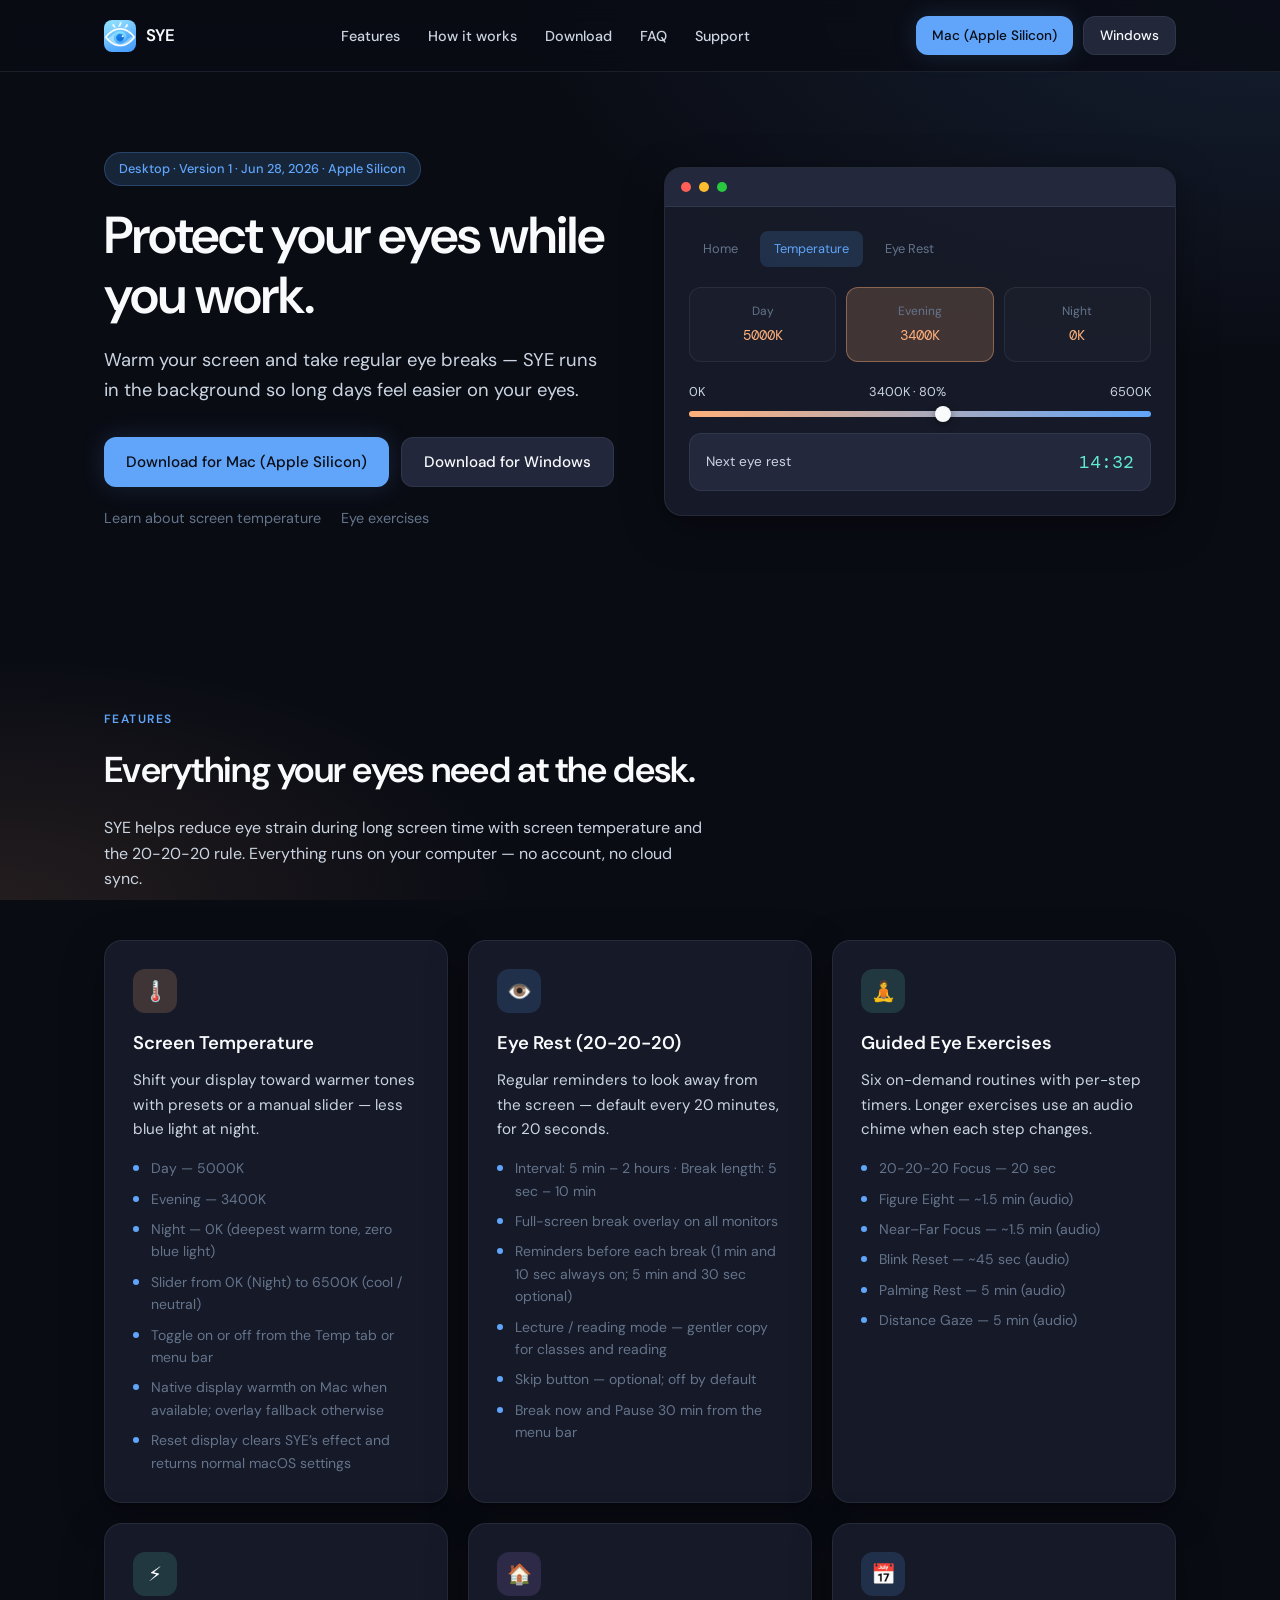
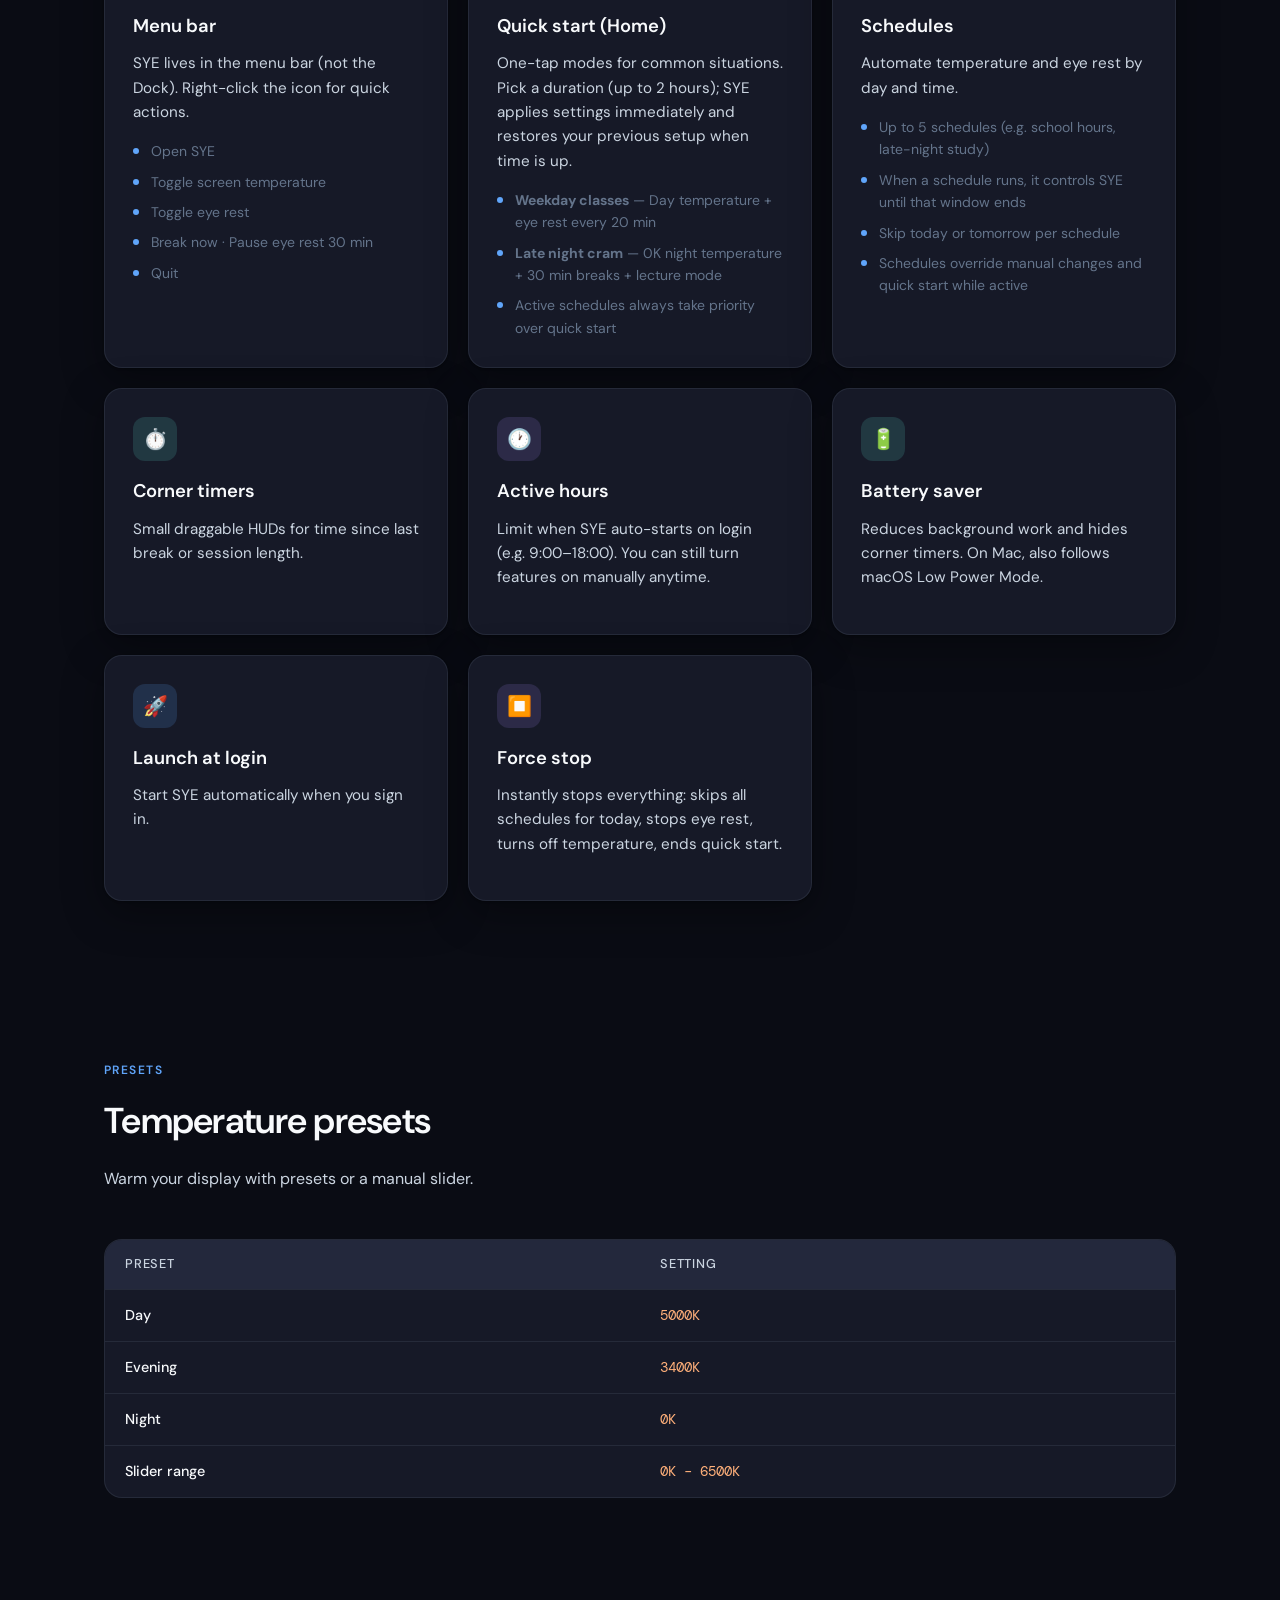
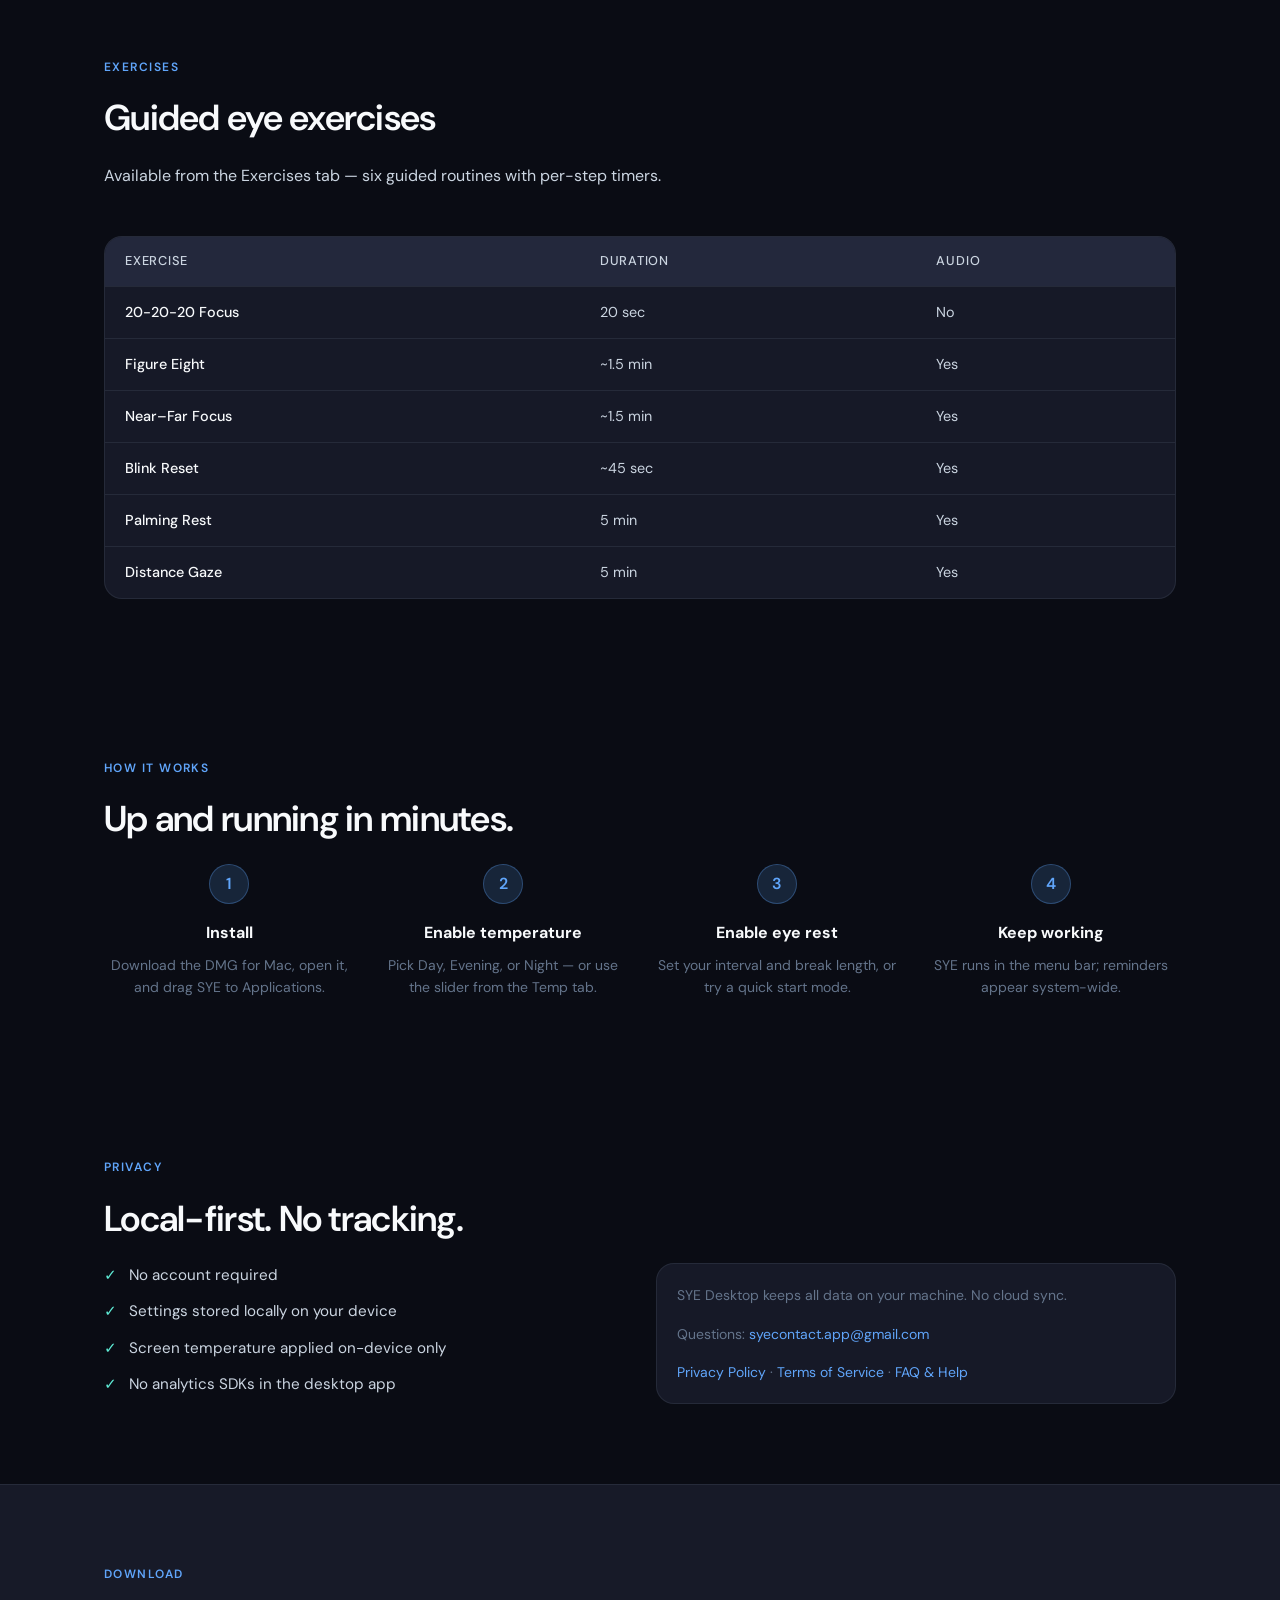
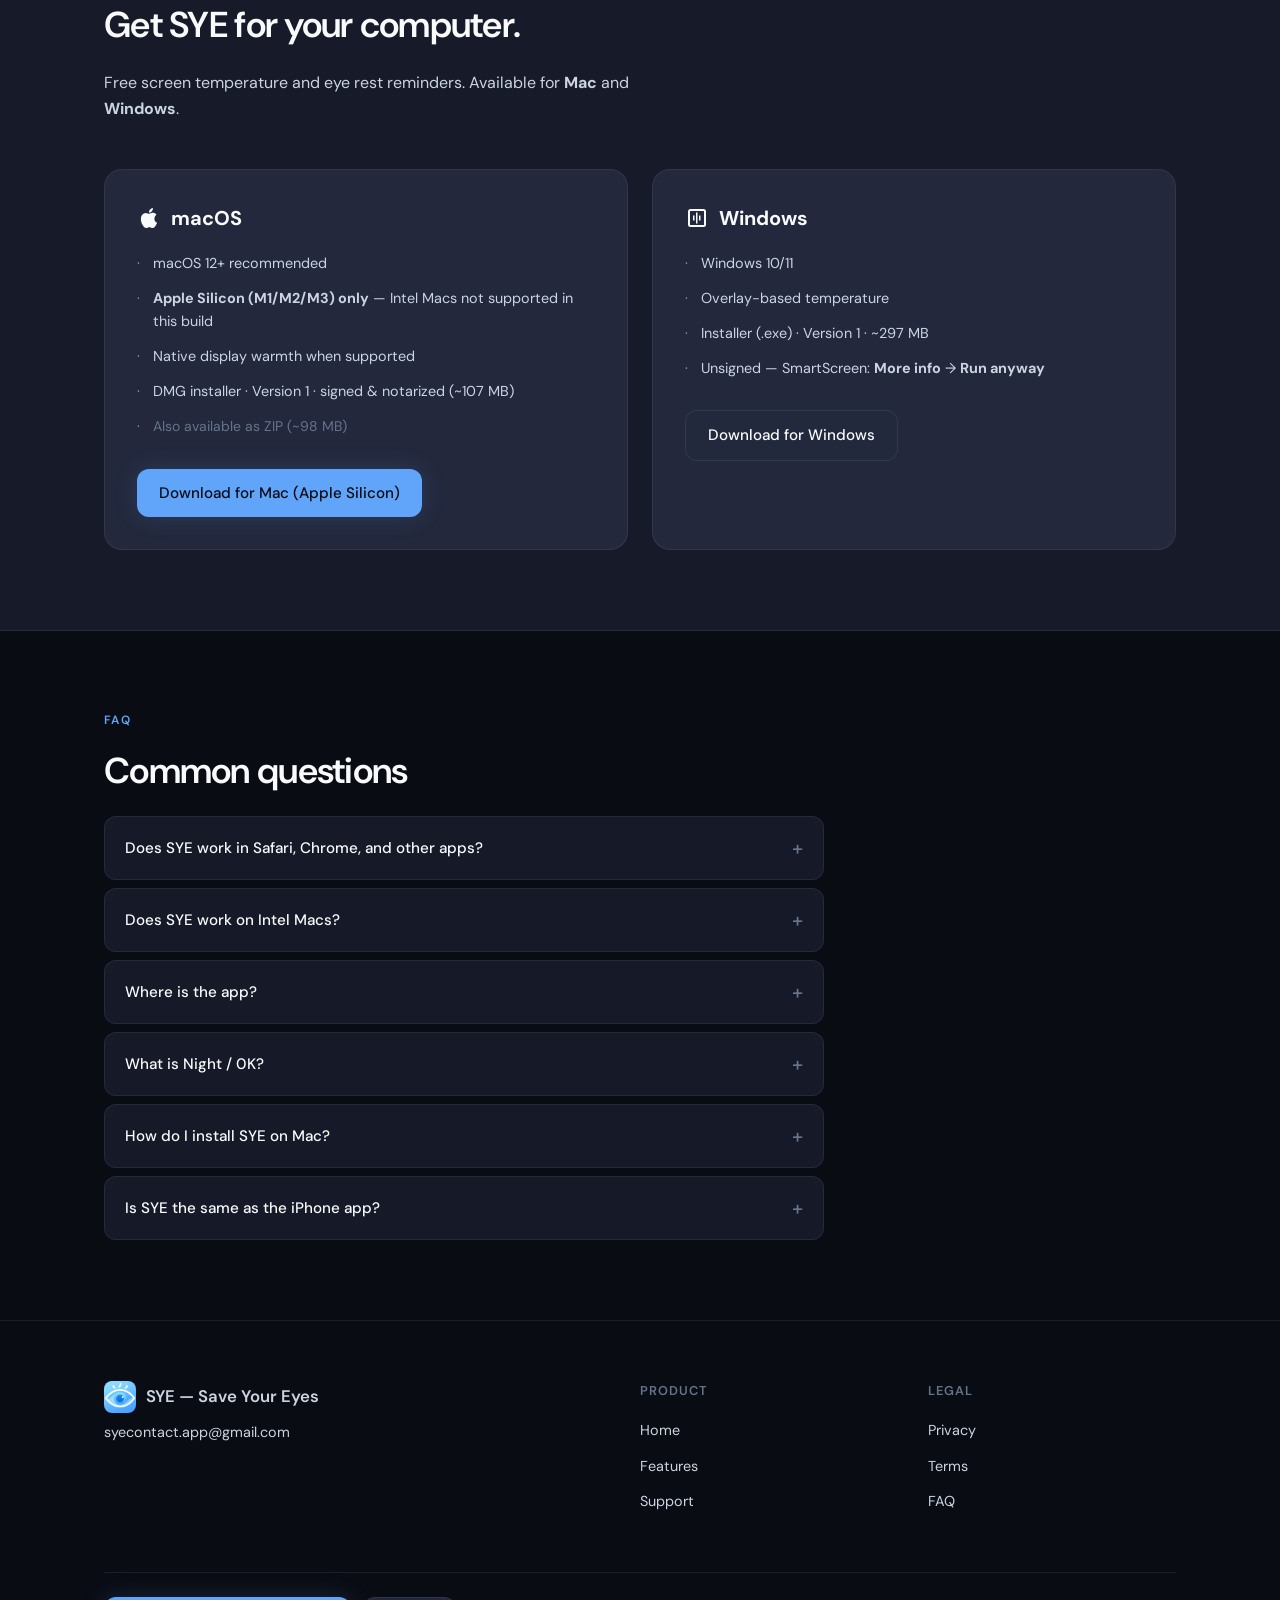
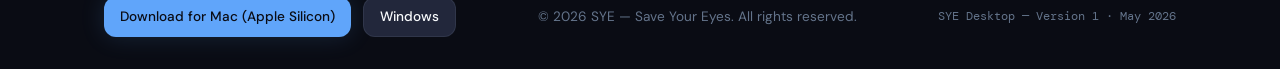
<file: index.html>
<!DOCTYPE html>
<html lang="en">
<head>
  <meta charset="UTF-8">
  <link rel="icon" href="/assets/icon-32.png" sizes="32x32" type="image/png">
  <link rel="icon" href="/assets/icon-16.png" sizes="16x16" type="image/png">
  <link rel="apple-touch-icon" href="/assets/icon-180.png">
  <meta http-equiv="refresh" content="0; url=desktop/">
  <link rel="canonical" href="https://www.getsye.com/desktop/">
  <title>SYE Desktop — Save Your Eyes</title>
  <script>location.replace("desktop/");</script>
</head>
<body>
  <p><a href="desktop/">SYE Desktop — Save Your Eyes for Mac &amp; Windows</a></p>
</body>
</html>
</file>
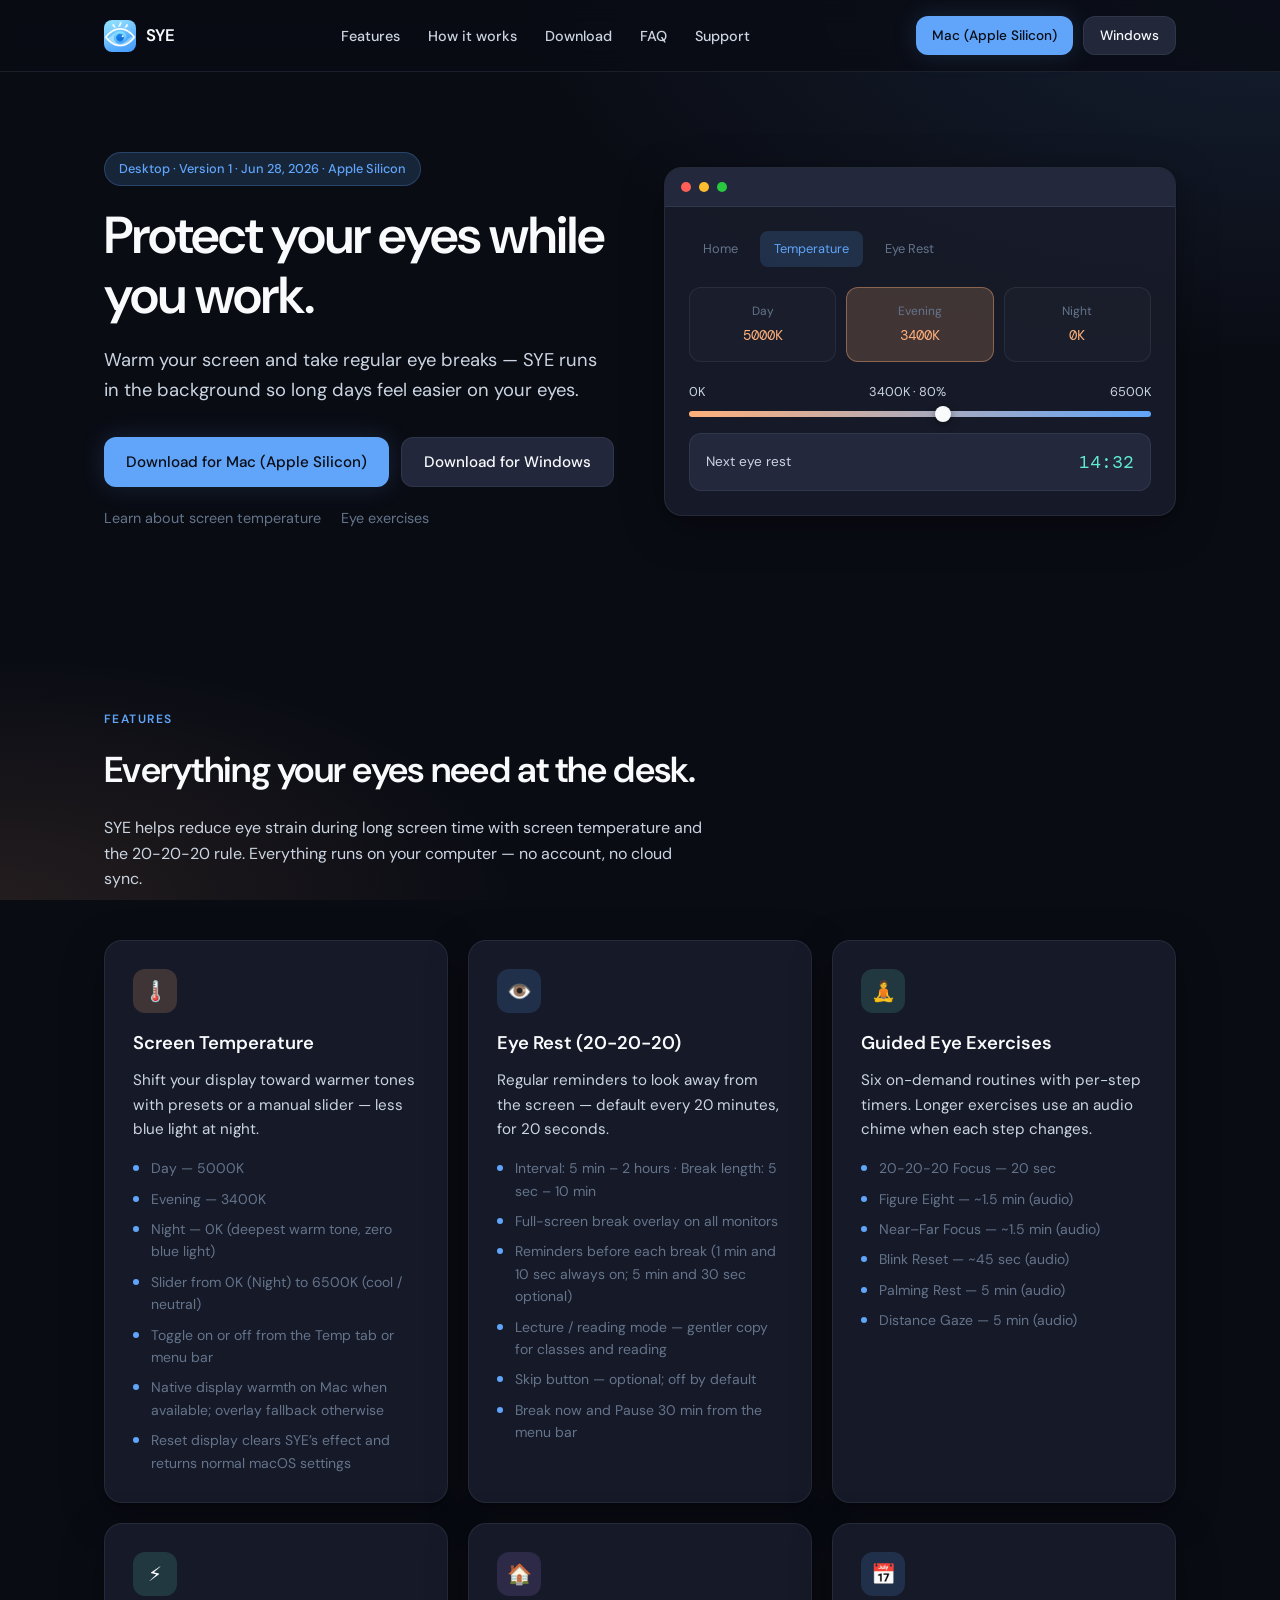
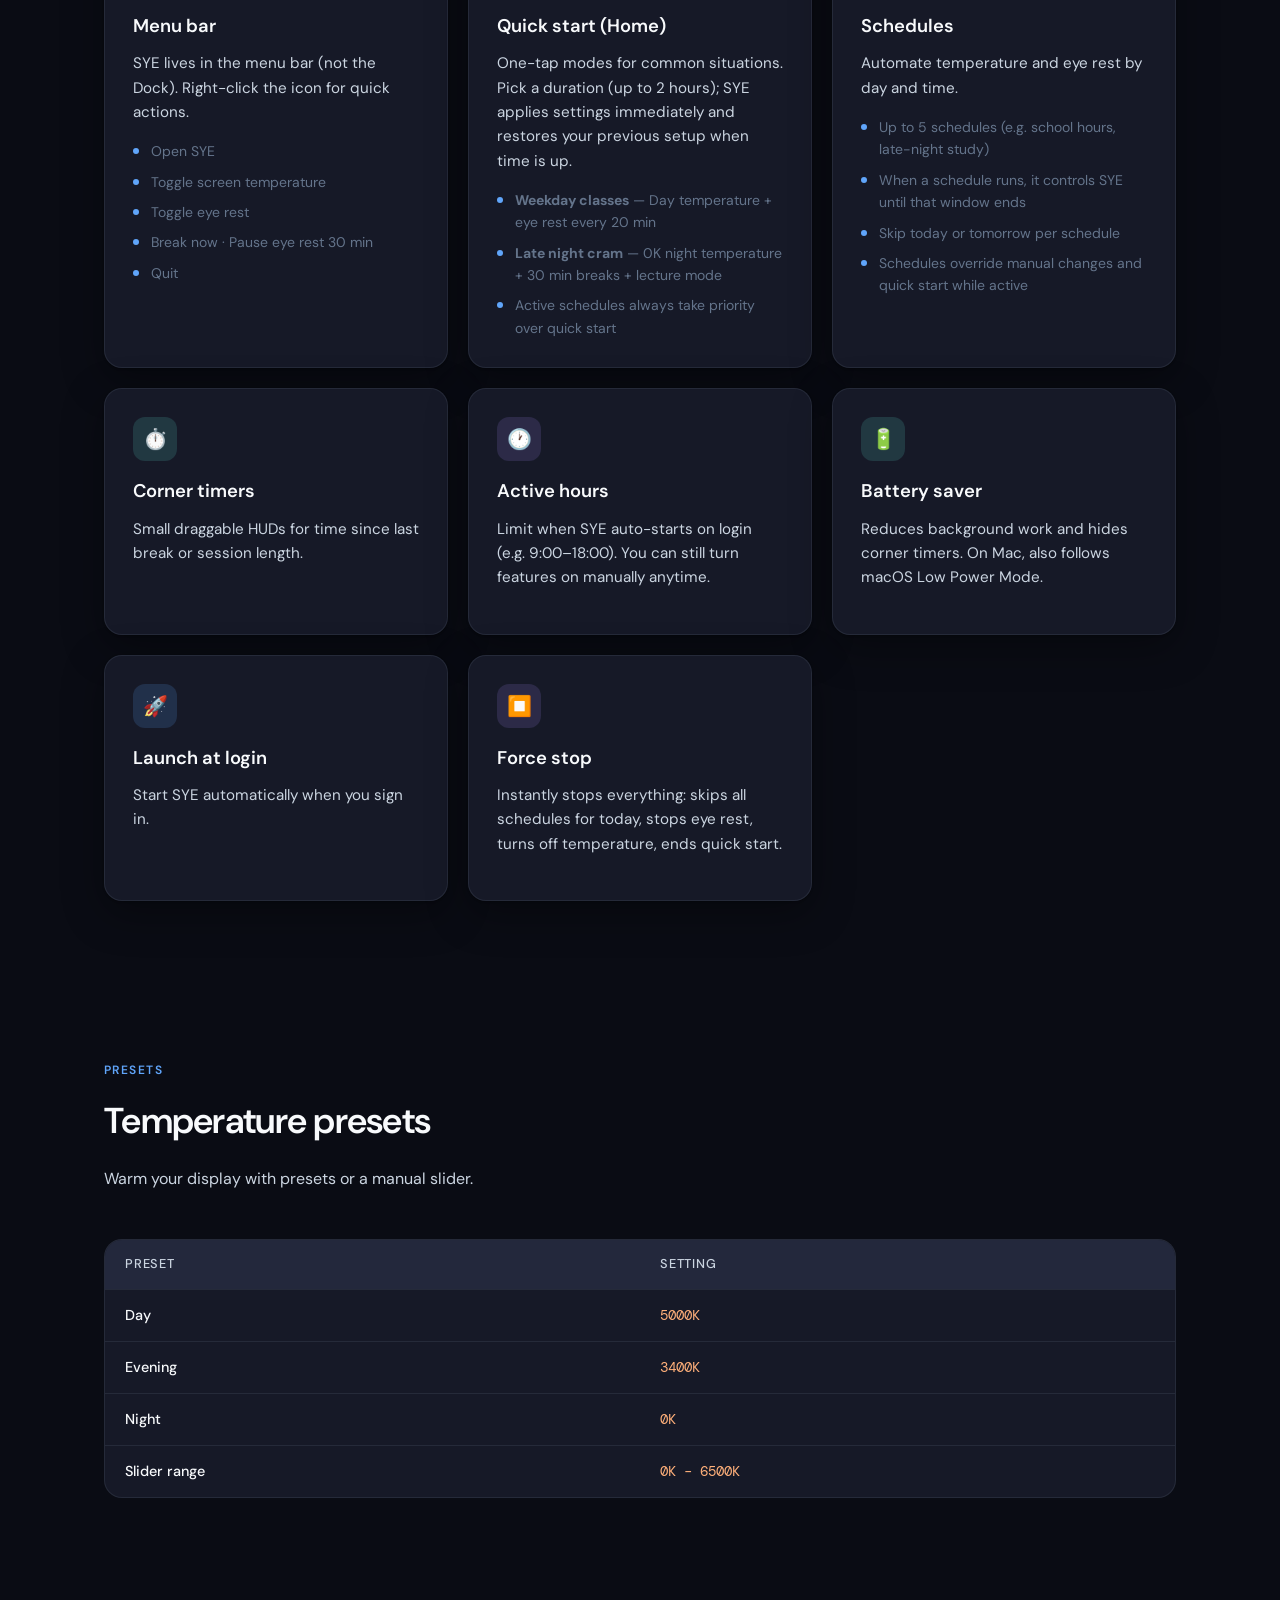
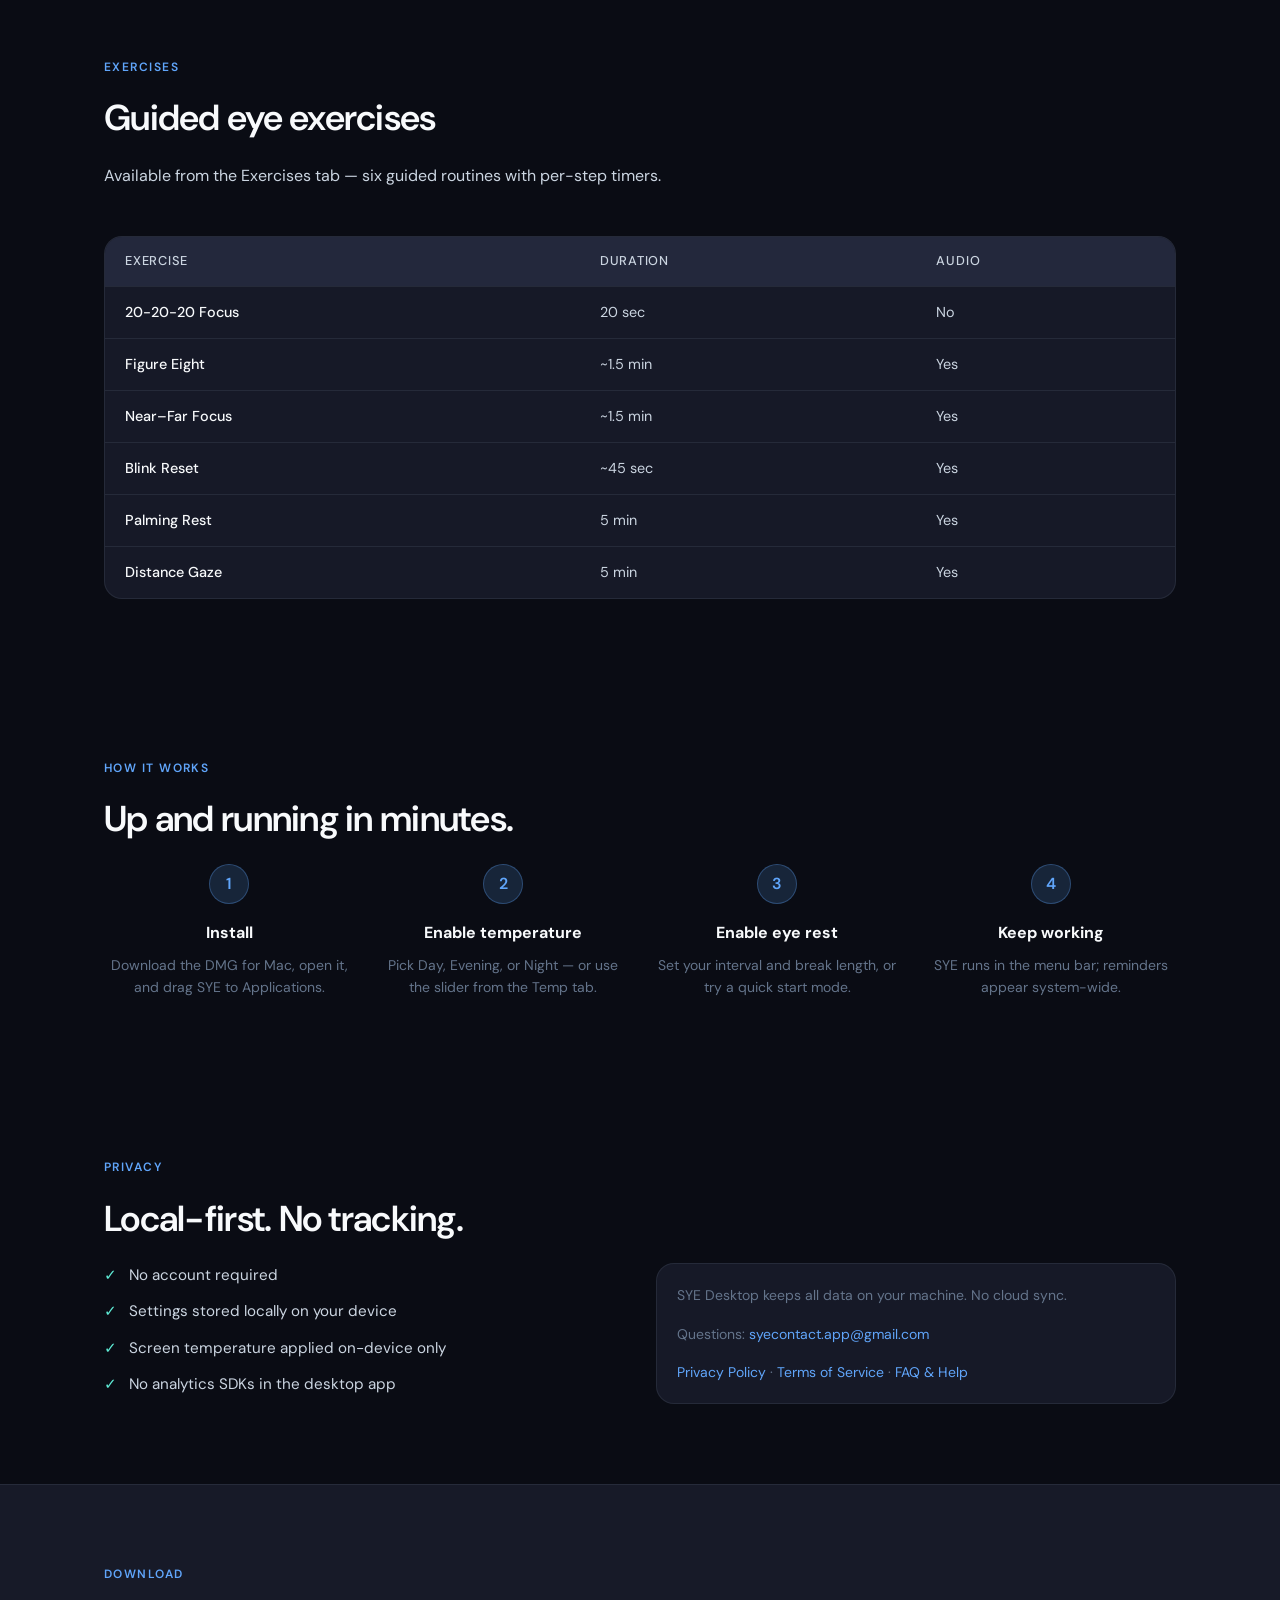
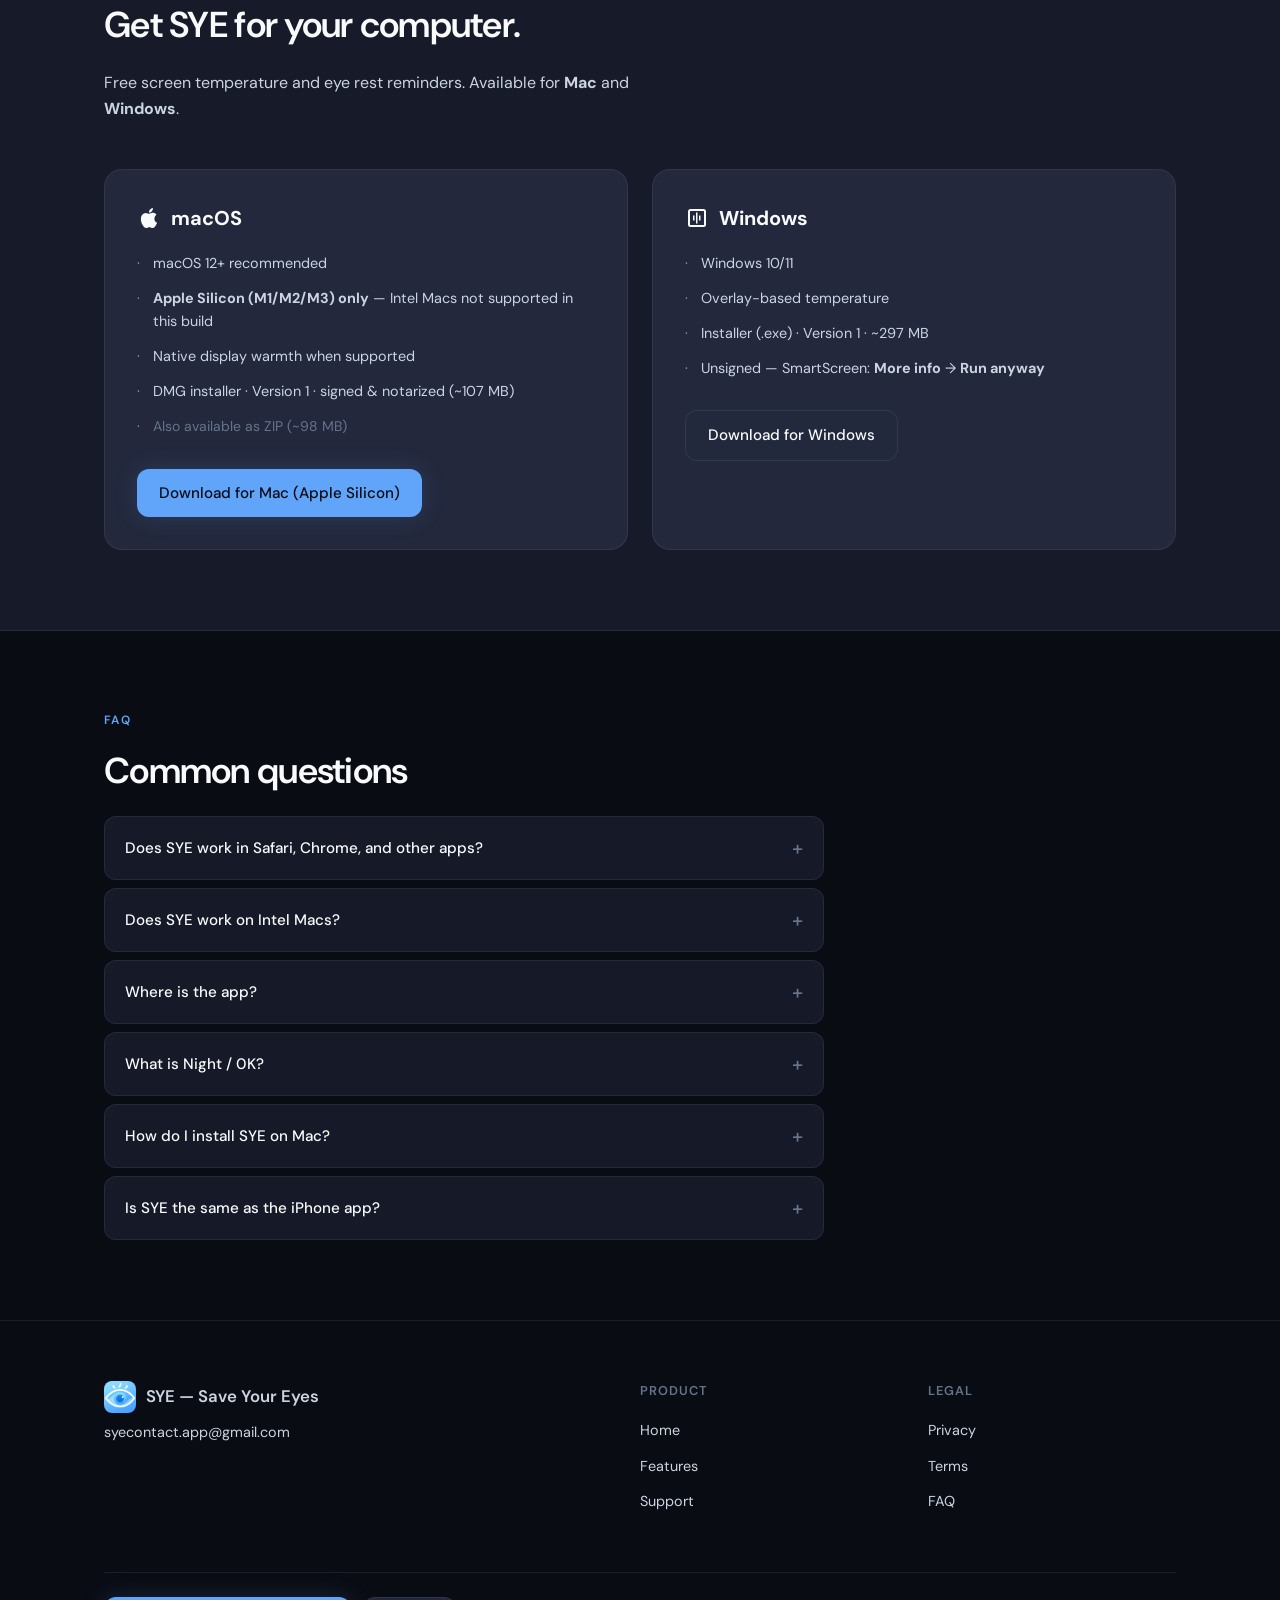
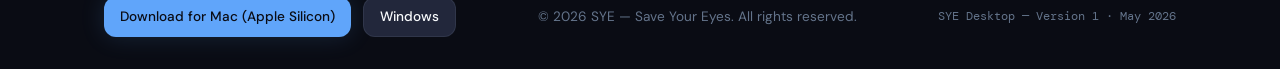
<file: desktop/index.html>
<!DOCTYPE html>
<html lang="en">
<head>
  <meta charset="UTF-8">
  <meta name="viewport" content="width=device-width, initial-scale=1.0">
  <title>SYE Desktop — Save Your Eyes for Mac &amp; Windows</title>
  <meta name="description" content="Reduce blue light and get 20-20-20 eye rest reminders on your computer. Free screen temperature and break timer for macOS and Windows.">
  <meta name="keywords" content="blue light filter, eye strain, 20-20-20 rule, screen temperature, macOS, Windows, digital wellbeing">
  <link rel="canonical" href="https://www.getsye.com/desktop/">
  <meta property="og:title" content="SYE — Save Your Eyes for Desktop">
  <meta property="og:description" content="Eye protection for your computer">
  <meta property="og:url" content="https://www.getsye.com/desktop/">
  <meta property="og:type" content="website">
  <meta property="og:image" content="https://www.getsye.com/assets/icon-1024.png">
  <link rel="preconnect" href="https://fonts.googleapis.com">
  <link rel="preconnect" href="https://fonts.gstatic.com" crossorigin>
  <link href="https://fonts.googleapis.com/css2?family=DM+Mono:wght@400&family=DM+Sans:wght@400;500;600&display=swap" rel="stylesheet">
  <link rel="icon" href="/assets/icon-32.png" sizes="32x32" type="image/png">
  <link rel="icon" href="/assets/icon-16.png" sizes="16x16" type="image/png">
  <link rel="apple-touch-icon" href="/assets/icon-180.png">
  <link rel="stylesheet" href="../css/desktop.css">
</head>
<body>
  <header class="site-header">
    <div class="container header-inner">
      <a href="index.html" class="logo">
        <img src="/assets/icon-180.png" alt="" class="logo-icon" width="32" height="32">
        SYE
      </a>
      <nav>
        <ul class="nav-links">
          <li><a href="#features">Features</a></li>
          <li><a href="#how-it-works">How it works</a></li>
          <li><a href="#download">Download</a></li>
          <li><a href="#faq">FAQ</a></li>
          <li><a href="#faq">Support</a></li>
        </ul>
      </nav>
      <div class="header-cta">
        <a href="https://github.com/sye-saveyoureyes-app/SYE-Desktop/releases/download/v1.0.0/SYE-mac-1.0.0.dmg" class="btn btn-sm btn-primary">Mac (Apple Silicon)</a>
        <a href="windows/index.html" class="btn btn-sm btn-secondary">Windows</a>
      </div>
      <button class="menu-toggle" aria-label="Open menu" aria-expanded="false">
        <svg width="24" height="24" viewBox="0 0 24 24" fill="none" stroke="currentColor" stroke-width="2">
          <path d="M4 6h16M4 12h16M4 18h16"/>
        </svg>
      </button>
    </div>
    <div class="header-cta header-cta-mobile">
      <a href="https://github.com/sye-saveyoureyes-app/SYE-Desktop/releases/download/v1.0.0/SYE-mac-1.0.0.dmg" class="btn btn-primary">Download for Mac (Apple Silicon)</a>
      <a href="windows/index.html" class="btn btn-secondary">Download for Windows</a>
    </div>
  </header>

  <main>
    <section class="hero">
      <div class="container hero-grid">
        <div class="hero-content">
          <span class="hero-badge">Desktop · Version 1 · Jun 28, 2026 · Apple Silicon</span>
          <h1>Protect your eyes while you work.</h1>
          <p class="hero-sub">Warm your screen and take regular eye breaks — SYE runs in the background so long days feel easier on your eyes.</p>
          <div class="btn-group">
            <a href="https://github.com/sye-saveyoureyes-app/SYE-Desktop/releases/download/v1.0.0/SYE-mac-1.0.0.dmg" class="btn btn-primary">Download for Mac (Apple Silicon)</a>
            <a href="https://github.com/sye-saveyoureyes-app/SYE-Desktop/releases/download/v1.0.2/SYE-windows-1.0.2.exe" class="btn btn-secondary">Download for Windows</a>
          </div>
          <div class="hero-links">
            <a href="#screen-temperature">Learn about screen temperature</a>
            <a href="#eye-exercises">Eye exercises</a>
          </div>
        </div>
        <div class="hero-visual">
          <div class="app-mockup" aria-hidden="true">
            <div class="mockup-titlebar">
              <span class="mockup-dot red"></span>
              <span class="mockup-dot yellow"></span>
              <span class="mockup-dot green"></span>
            </div>
            <div class="mockup-body">
              <div class="mockup-tabs">
                <span class="mockup-tab">Home</span>
                <span class="mockup-tab active">Temperature</span>
                <span class="mockup-tab">Eye Rest</span>
              </div>
              <div class="temp-presets">
                <div class="preset-card">
                  <div class="label">Day</div>
                  <div class="value">5000K</div>
                </div>
                <div class="preset-card active">
                  <div class="label">Evening</div>
                  <div class="value">3400K</div>
                </div>
                <div class="preset-card">
                  <div class="label">Night</div>
                  <div class="value">0K</div>
                </div>
              </div>
              <div class="slider-row">
                <div class="slider-label">
                  <span>0K</span>
                  <span class="kelvin">3400K · 80%</span>
                  <span>6500K</span>
                </div>
                <div class="slider-track">
                  <div class="slider-thumb"></div>
                </div>
              </div>
              <div class="timer-row">
                <span class="timer-label">Next eye rest</span>
                <span class="timer-value">14:32</span>
              </div>
            </div>
          </div>
        </div>
      </div>
    </section>

    <section id="features">
      <div class="container">
        <p class="section-label">Features</p>
        <h2 class="section-title">Everything your eyes need at the desk.</h2>
        <p class="section-desc">SYE helps reduce eye strain during long screen time with screen temperature and the 20-20-20 rule. Everything runs on your computer — no account, no cloud sync.</p>
        <div class="features-grid">
          <article class="feature-card" id="screen-temperature">
            <div class="feature-icon warm">🌡️</div>
            <h3>Screen Temperature</h3>
            <p>Shift your display toward warmer tones with presets or a manual slider — less blue light at night.</p>
            <ul class="feature-list">
              <li>Day — 5000K</li>
              <li>Evening — 3400K</li>
              <li>Night — 0K (deepest warm tone, zero blue light)</li>
              <li>Slider from 0K (Night) to 6500K (cool / neutral)</li>
              <li>Toggle on or off from the Temp tab or menu bar</li>
              <li>Native display warmth on Mac when available; overlay fallback otherwise</li>
              <li>Reset display clears SYE’s effect and returns normal macOS settings</li>
            </ul>
          </article>
          <article class="feature-card" id="eye-rest">
            <div class="feature-icon blue">👁️</div>
            <h3>Eye Rest (20-20-20)</h3>
            <p>Regular reminders to look away from the screen — default every 20 minutes, for 20 seconds.</p>
            <ul class="feature-list">
              <li>Interval: 5 min – 2 hours · Break length: 5 sec – 10 min</li>
              <li>Full-screen break overlay on all monitors</li>
              <li>Reminders before each break (1 min and 10 sec always on; 5 min and 30 sec optional)</li>
              <li>Lecture / reading mode — gentler copy for classes and reading</li>
              <li>Skip button — optional; off by default</li>
              <li>Break now and Pause 30 min from the menu bar</li>
            </ul>
          </article>
          <article class="feature-card" id="eye-exercises">
            <div class="feature-icon teal">🧘</div>
            <h3>Guided Eye Exercises</h3>
            <p>Six on-demand routines with per-step timers. Longer exercises use an audio chime when each step changes.</p>
            <ul class="feature-list">
              <li>20-20-20 Focus — 20 sec</li>
              <li>Figure Eight — ~1.5 min (audio)</li>
              <li>Near–Far Focus — ~1.5 min (audio)</li>
              <li>Blink Reset — ~45 sec (audio)</li>
              <li>Palming Rest — 5 min (audio)</li>
              <li>Distance Gaze — 5 min (audio)</li>
            </ul>
          </article>
          <article class="feature-card">
            <div class="feature-icon teal">⚡</div>
            <h3>Menu bar</h3>
            <p>SYE lives in the menu bar (not the Dock). Right-click the icon for quick actions.</p>
            <ul class="feature-list">
              <li>Open SYE</li>
              <li>Toggle screen temperature</li>
              <li>Toggle eye rest</li>
              <li>Break now · Pause eye rest 30 min</li>
              <li>Quit</li>
            </ul>
          </article>
          <article class="feature-card" id="quick-start">
            <div class="feature-icon violet">🏠</div>
            <h3>Quick start (Home)</h3>
            <p>One-tap modes for common situations. Pick a duration (up to 2 hours); SYE applies settings immediately and restores your previous setup when time is up.</p>
            <ul class="feature-list">
              <li><strong>Weekday classes</strong> — Day temperature + eye rest every 20 min</li>
              <li><strong>Late night cram</strong> — 0K night temperature + 30 min breaks + lecture mode</li>
              <li>Active schedules always take priority over quick start</li>
            </ul>
          </article>
          <article class="feature-card" id="schedules">
            <div class="feature-icon blue">📅</div>
            <h3>Schedules</h3>
            <p>Automate temperature and eye rest by day and time.</p>
            <ul class="feature-list">
              <li>Up to 5 schedules (e.g. school hours, late-night study)</li>
              <li>When a schedule runs, it controls SYE until that window ends</li>
              <li>Skip today or tomorrow per schedule</li>
              <li>Schedules override manual changes and quick start while active</li>
            </ul>
          </article>
          <article class="feature-card">
            <div class="feature-icon teal">⏱️</div>
            <h3>Corner timers</h3>
            <p>Small draggable HUDs for time since last break or session length.</p>
          </article>
          <article class="feature-card" id="active-hours">
            <div class="feature-icon violet">🕐</div>
            <h3>Active hours</h3>
            <p>Limit when SYE auto-starts on login (e.g. 9:00–18:00). You can still turn features on manually anytime.</p>
          </article>
          <article class="feature-card">
            <div class="feature-icon teal">🔋</div>
            <h3>Battery saver</h3>
            <p>Reduces background work and hides corner timers. On Mac, also follows macOS Low Power Mode.</p>
          </article>
          <article class="feature-card">
            <div class="feature-icon blue">🚀</div>
            <h3>Launch at login</h3>
            <p>Start SYE automatically when you sign in.</p>
          </article>
          <article class="feature-card">
            <div class="feature-icon violet">⏹️</div>
            <h3>Force stop</h3>
            <p>Instantly stops everything: skips all schedules for today, stops eye rest, turns off temperature, ends quick start.</p>
          </article>
        </div>
      </div>
    </section>

    <section>
      <div class="container">
        <p class="section-label">Presets</p>
        <h2 class="section-title">Temperature presets</h2>
        <p class="section-desc">Warm your display with presets or a manual slider.</p>
        <div class="preset-table-wrap">
          <table class="preset-table">
            <thead>
              <tr>
                <th>Preset</th>
                <th>Setting</th>
              </tr>
            </thead>
            <tbody>
              <tr>
                <td>Day</td>
                <td class="kelvin">5000K</td>
              </tr>
              <tr>
                <td>Evening</td>
                <td class="kelvin">3400K</td>
              </tr>
              <tr>
                <td>Night</td>
                <td class="kelvin">0K</td>
              </tr>
              <tr>
                <td>Slider range</td>
                <td class="kelvin">0K – 6500K</td>
              </tr>
            </tbody>
          </table>
        </div>
      </div>
    </section>

    <section id="eye-exercises-detail">
      <div class="container">
        <p class="section-label">Exercises</p>
        <h2 class="section-title">Guided eye exercises</h2>
        <p class="section-desc">Available from the Exercises tab — six guided routines with per-step timers.</p>
        <div class="preset-table-wrap">
          <table class="preset-table">
            <thead>
              <tr>
                <th>Exercise</th>
                <th>Duration</th>
                <th>Audio</th>
              </tr>
            </thead>
            <tbody>
              <tr>
                <td>20-20-20 Focus</td>
                <td>20 sec</td>
                <td>No</td>
              </tr>
              <tr>
                <td>Figure Eight</td>
                <td>~1.5 min</td>
                <td>Yes</td>
              </tr>
              <tr>
                <td>Near–Far Focus</td>
                <td>~1.5 min</td>
                <td>Yes</td>
              </tr>
              <tr>
                <td>Blink Reset</td>
                <td>~45 sec</td>
                <td>Yes</td>
              </tr>
              <tr>
                <td>Palming Rest</td>
                <td>5 min</td>
                <td>Yes</td>
              </tr>
              <tr>
                <td>Distance Gaze</td>
                <td>5 min</td>
                <td>Yes</td>
              </tr>
            </tbody>
          </table>
        </div>
      </div>
    </section>

    <section id="how-it-works">
      <div class="container">
        <p class="section-label">How it works</p>
        <h2 class="section-title">Up and running in minutes.</h2>
        <div class="steps">
          <div class="step">
            <div class="step-num">1</div>
            <h3>Install</h3>
            <p>Download the DMG for Mac, open it, and drag SYE to Applications.</p>
          </div>
          <div class="step">
            <div class="step-num">2</div>
            <h3>Enable temperature</h3>
            <p>Pick Day, Evening, or Night — or use the slider from the Temp tab.</p>
          </div>
          <div class="step">
            <div class="step-num">3</div>
            <h3>Enable eye rest</h3>
            <p>Set your interval and break length, or try a quick start mode.</p>
          </div>
          <div class="step">
            <div class="step-num">4</div>
            <h3>Keep working</h3>
            <p>SYE runs in the menu bar; reminders appear system-wide.</p>
          </div>
        </div>
      </div>
    </section>

    <section id="privacy">
      <div class="container">
        <p class="section-label">Privacy</p>
        <h2 class="section-title">Local-first. No tracking.</h2>
        <div class="privacy-grid">
          <ul class="privacy-list">
            <li>No account required</li>
            <li>Settings stored locally on your device</li>
            <li>Screen temperature applied on-device only</li>
            <li>No analytics SDKs in the desktop app</li>
          </ul>
          <div class="privacy-note">
            <p>SYE Desktop keeps all data on your machine. No cloud sync.</p>
            <p style="margin-top: 1rem;">Questions: <a href="mailto:syecontact.app@gmail.com">syecontact.app@gmail.com</a></p>
            <p style="margin-top: 1rem;">
              <a href="https://www.getsye.com/privacypolicy.html">Privacy Policy</a> ·
              <a href="https://www.getsye.com/termsofservice.html">Terms of Service</a> ·
              <a href="https://www.getsye.com/contact.html">FAQ &amp; Help</a>
            </p>
          </div>
        </div>
      </div>
    </section>

    <section class="download-section" id="download">
      <div class="container">
        <p class="section-label">Download</p>
        <h2 class="section-title">Get SYE for your computer.</h2>
        <p class="section-desc">Free screen temperature and eye rest reminders. Available for <strong>Mac</strong> and <strong>Windows</strong>.</p>
        <div class="download-cards">
          <div class="download-card">
            <h3>
              <svg width="24" height="24" viewBox="0 0 24 24" fill="currentColor"><path d="M18.71 19.5c-.83 1.24-1.71 2.45-3.05 2.47-1.34.03-1.77-.79-3.29-.79-1.53 0-2 .77-3.27.82-1.31.05-2.3-1.32-3.14-2.53C4.25 17 2.94 12.45 4.7 9.39c.87-1.52 2.43-2.48 4.12-2.51 1.28-.02 2.5.87 3.29.87.78 0 2.26-1.07 3.8-.91.65.03 2.47.26 3.64 1.98-.09.06-2.17 1.28-2.15 3.81.03 3.02 2.65 4.03 2.68 4.04-.03.07-.42 1.44-1.38 2.83M13 3.5c.73-.83 1.94-1.46 2.94-1.5.13 1.17-.34 2.35-1.04 3.19-.69.85-1.83 1.51-2.95 1.42-.15-1.15.41-2.35 1.05-3.11z"/></svg>
              macOS
            </h3>
            <ul>
              <li>macOS 12+ recommended</li>
              <li><strong>Apple Silicon (M1/M2/M3) only</strong> — Intel Macs not supported in this build</li>
              <li>Native display warmth when supported</li>
              <li>DMG installer · Version 1 · signed &amp; notarized (~107 MB)</li>
              <li><a href="/downloads/SYE-mac-1.0.0.zip" style="color: var(--text-muted); font-size: 0.875rem;">Also available as ZIP (~98 MB)</a></li>
            </ul>
            <a href="https://github.com/sye-saveyoureyes-app/SYE-Desktop/releases/download/v1.0.0/SYE-mac-1.0.0.dmg" class="btn btn-primary">Download for Mac (Apple Silicon)</a>
          </div>
          <div class="download-card" id="download-windows">
            <h3>
              <svg width="24" height="24" viewBox="0 0 24 24" fill="currentColor"><path d="M3 5.5A2.5 2.5 0 0 1 5.5 3h13A2.5 2.5 0 0 1 21 5.5v13a2.5 2.5 0 0 1-2.5 2.5h-13A2.5 2.5 0 0 1 3 18.5v-13zM5.5 5a.5.5 0 0 0-.5.5v13a.5.5 0 0 0 .5.5h13a.5.5 0 0 0 .5-.5v-13a.5.5 0 0 0-.5-.5h-13z"/><path d="M11 17.5V6.5h1.5v11H11zm-3-3V9.5h1.5v5H8zm6 0V9.5h1.5v5H14z"/></svg>
              Windows
            </h3>
            <ul>
              <li>Windows 10/11</li>
              <li>Overlay-based temperature</li>
              <li>Installer (.exe) · Version 1 · ~297 MB</li>
              <li>Unsigned — SmartScreen: <strong>More info</strong> → <strong>Run anyway</strong></li>
            </ul>
            <a href="https://github.com/sye-saveyoureyes-app/SYE-Desktop/releases/download/v1.0.2/SYE-windows-1.0.2.exe" class="btn btn-secondary">Download for Windows</a>
          </div>
        </div>
      </div>
    </section>

    <section id="faq">
      <div class="container">
        <p class="section-label">FAQ</p>
        <h2 class="section-title">Common questions</h2>
        <div class="faq-list">
          <div class="faq-item">
            <button class="faq-question" aria-expanded="false">
              Does SYE work in Safari, Chrome, and other apps?
              <span class="faq-icon">+</span>
            </button>
            <div class="faq-answer">
              Yes. Temperature applies to the whole display. Break reminders appear system-wide.
            </div>
          </div>
          <div class="faq-item">
            <button class="faq-question" aria-expanded="false">
              Does SYE work on Intel Macs?
              <span class="faq-icon">+</span>
            </button>
            <div class="faq-answer">
              This build is Apple Silicon (M1/M2/M3) only. Intel Macs require a separate x64 build, which is not available yet.
            </div>
          </div>
          <div class="faq-item">
            <button class="faq-question" aria-expanded="false">
              Where is the app?
              <span class="faq-icon">+</span>
            </button>
            <div class="faq-answer">
              In the menu bar at the top of your screen. Right-click the SYE icon for quick actions.
            </div>
          </div>
          <div class="faq-item">
            <button class="faq-question" aria-expanded="false">
              What is Night / 0K?
              <span class="faq-icon">+</span>
            </button>
            <div class="faq-answer">
              The warmest preset — removes blue light for late-night use. Evening (3400K) is a milder shift.
            </div>
          </div>
          <div class="faq-item">
            <button class="faq-question" aria-expanded="false">
              How do I install SYE on Mac?
              <span class="faq-icon">+</span>
            </button>
            <div class="faq-answer">
              Download SYE-mac-1.0.0.dmg, open it, drag <strong>SYE - Save Your Eyes</strong> to Applications, then open from Applications. Signed and notarized. Alternate: <a href="/downloads/SYE-mac-1.0.0.zip">ZIP download</a>. See the <a href="mac-install.html">Mac install guide</a>.
            </div>
          </div>
          <div class="faq-item">
            <button class="faq-question" aria-expanded="false">
              Is SYE the same as the iPhone app?
              <span class="faq-icon">+</span>
            </button>
            <div class="faq-answer">
              Same brand and mission. Desktop focuses on screen warmth and 20-20-20 breaks; the iOS app adds Screen Time and app blocking.
            </div>
          </div>
        </div>
      </div>
    </section>
  </main>

  <footer class="site-footer">
    <div class="container">
      <div class="footer-grid">
        <div class="footer-brand">
          <a href="index.html" class="logo">
            <img src="/assets/icon-180.png" alt="" class="logo-icon" width="32" height="32">
            SYE — Save Your Eyes
          </a>
          <p><a href="mailto:syecontact.app@gmail.com">syecontact.app@gmail.com</a></p>
        </div>
        <div class="footer-col">
          <h4>Product</h4>
          <ul>
            <li><a href="https://www.getsye.com/">Home</a></li>
            <li><a href="#features">Features</a></li>
            <li><a href="#faq">Support</a></li>
          </ul>
        </div>
        <div class="footer-col">
          <h4>Legal</h4>
          <ul>
            <li><a href="privacy.html">Privacy</a></li>
            <li><a href="terms.html">Terms</a></li>
            <li><a href="#faq">FAQ</a></li>
          </ul>
        </div>
      </div>
      <div class="footer-bottom">
        <div class="btn-group">
          <a href="https://github.com/sye-saveyoureyes-app/SYE-Desktop/releases/download/v1.0.0/SYE-mac-1.0.0.dmg" class="btn btn-sm btn-primary">Download for Mac (Apple Silicon)</a>
          <a href="windows/index.html" class="btn btn-sm btn-secondary">Windows</a>
        </div>
        <span>© 2026 SYE — Save Your Eyes. All rights reserved.</span>
        <span class="version-stamp">SYE Desktop — Version 1 · May 2026</span>
      </div>
    </div>
  </footer>

  <script src="../js/main.js"></script>
</body>
</html>
</file>
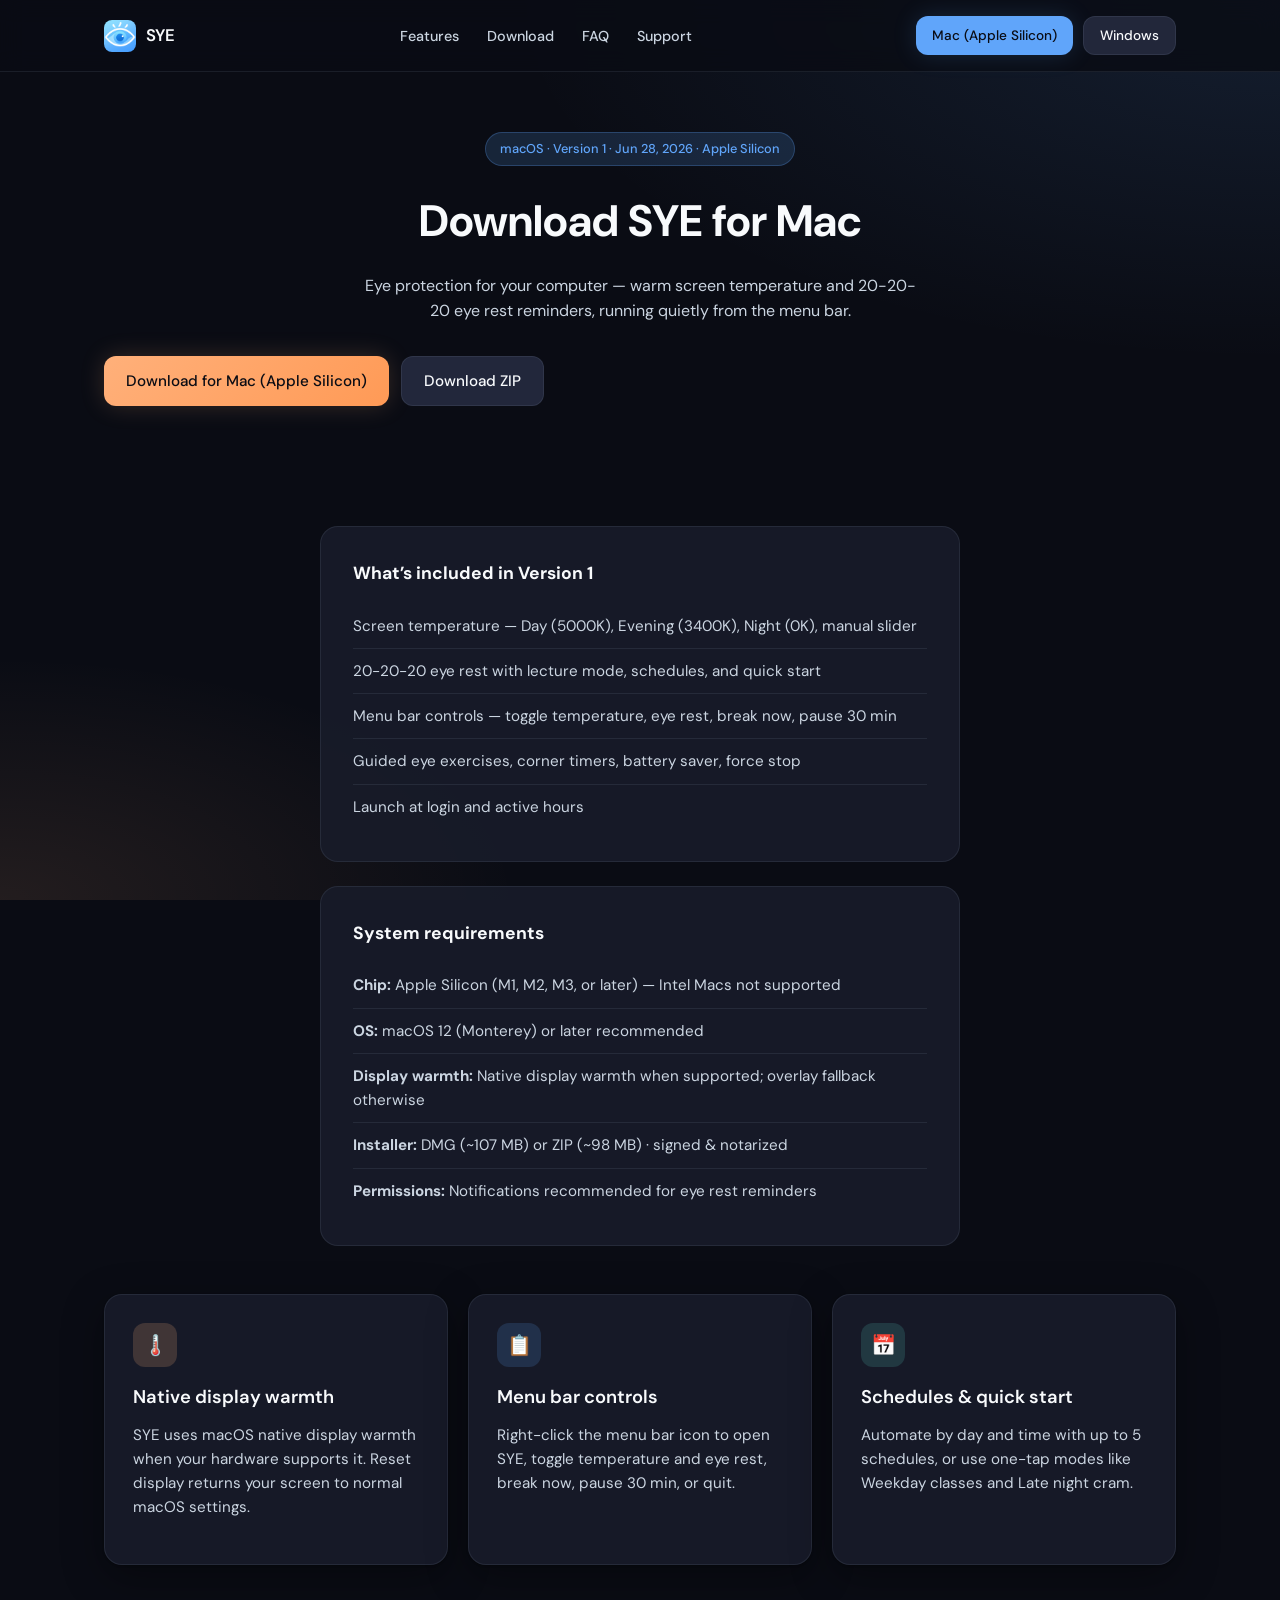
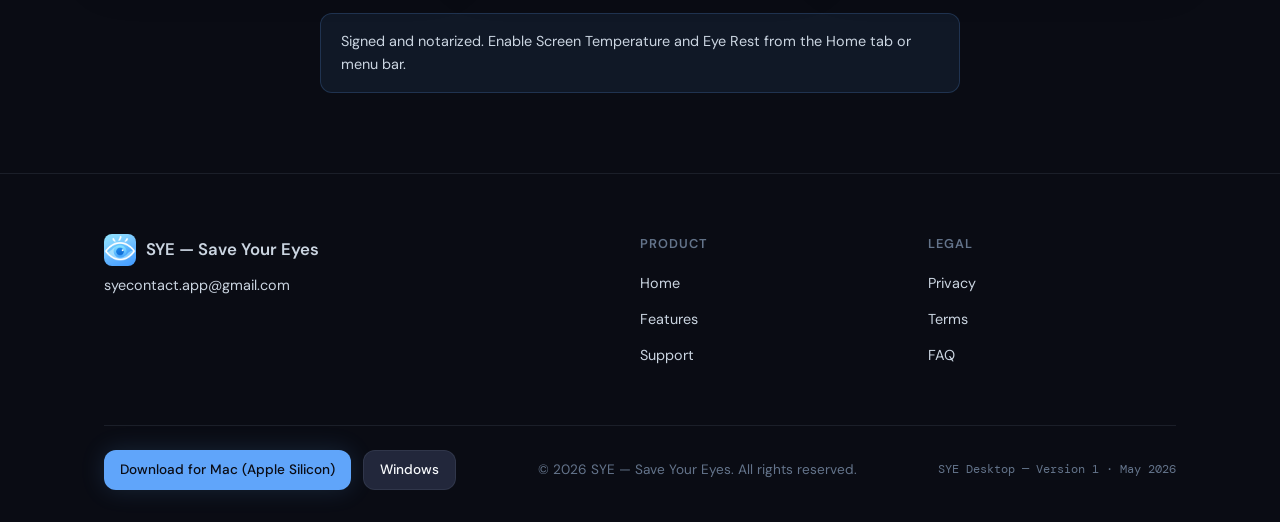
<file: desktop/mac/index.html>
<!DOCTYPE html>
<html lang="en">
<head>
  <meta charset="UTF-8">
  <meta name="viewport" content="width=device-width, initial-scale=1.0">
  <title>Download SYE for Mac — Save Your Eyes</title>
  <meta name="description" content="Download SYE Version 1 for macOS Apple Silicon (M1/M2/M3). Native display warmth, 20-20-20 eye rest reminders, schedules, and menu bar controls.">
  <link rel="canonical" href="https://www.getsye.com/desktop/mac/">
  <link rel="preconnect" href="https://fonts.googleapis.com">
  <link rel="preconnect" href="https://fonts.gstatic.com" crossorigin>
  <link href="https://fonts.googleapis.com/css2?family=DM+Mono:wght@400&family=DM+Sans:wght@400;500;600&display=swap" rel="stylesheet">
  <link rel="icon" href="/assets/icon-32.png" sizes="32x32" type="image/png">
  <link rel="icon" href="/assets/icon-16.png" sizes="16x16" type="image/png">
  <link rel="apple-touch-icon" href="/assets/icon-180.png">
  <link rel="stylesheet" href="../../css/desktop.css">
</head>
<body>
  <header class="site-header">
    <div class="container header-inner">
      <a href="../index.html" class="logo">
        <img src="/assets/icon-180.png" alt="" class="logo-icon" width="32" height="32">
        SYE
      </a>
      <nav>
        <ul class="nav-links">
          <li><a href="../index.html#features">Features</a></li>
          <li><a href="../index.html#download">Download</a></li>
          <li><a href="../index.html#faq">FAQ</a></li>
          <li><a href="../index.html#faq">Support</a></li>
        </ul>
      </nav>
      <div class="header-cta">
        <a href="https://github.com/sye-saveyoureyes-app/SYE-Desktop/releases/download/v1.0.0/SYE-mac-1.0.0.dmg" class="btn btn-sm btn-primary">Mac (Apple Silicon)</a>
        <a href="../windows/index.html" class="btn btn-sm btn-secondary">Windows</a>
      </div>
      <button class="menu-toggle" aria-label="Open menu" aria-expanded="false">
        <svg width="24" height="24" viewBox="0 0 24 24" fill="none" stroke="currentColor" stroke-width="2">
          <path d="M4 6h16M4 12h16M4 18h16"/>
        </svg>
      </button>
    </div>
    <div class="header-cta header-cta-mobile">
      <a href="https://github.com/sye-saveyoureyes-app/SYE-Desktop/releases/download/v1.0.0/SYE-mac-1.0.0.dmg" class="btn btn-primary">Download for Mac (Apple Silicon)</a>
      <a href="../windows/index.html" class="btn btn-secondary">Download for Windows</a>
    </div>
  </header>

  <main>
    <section class="platform-hero">
      <div class="container">
        <span class="hero-badge">macOS · Version 1 · Jun 28, 2026 · Apple Silicon</span>
        <h1>Download SYE for Mac</h1>
        <p>Eye protection for your computer — warm screen temperature and 20-20-20 eye rest reminders, running quietly from the menu bar.</p>
        <div class="btn-group">
          <a href="https://github.com/sye-saveyoureyes-app/SYE-Desktop/releases/download/v1.0.0/SYE-mac-1.0.0.dmg" class="btn btn-primary btn-warm">Download for Mac (Apple Silicon)</a>
          <a href="/downloads/SYE-mac-1.0.0.zip" class="btn btn-secondary">Download ZIP</a>
        </div>
      </div>
    </section>

    <section>
      <div class="container">
        <div class="requirements-card" style="margin-bottom: 24px;">
          <h2>What’s included in Version 1</h2>
          <ul>
            <li>Screen temperature — Day (5000K), Evening (3400K), Night (0K), manual slider</li>
            <li>20-20-20 eye rest with lecture mode, schedules, and quick start</li>
            <li>Menu bar controls — toggle temperature, eye rest, break now, pause 30 min</li>
            <li>Guided eye exercises, corner timers, battery saver, force stop</li>
            <li>Launch at login and active hours</li>
          </ul>
        </div>

        <div class="requirements-card">
          <h2>System requirements</h2>
          <ul>
            <li><strong>Chip:</strong> Apple Silicon (M1, M2, M3, or later) — Intel Macs not supported</li>
            <li><strong>OS:</strong> macOS 12 (Monterey) or later recommended</li>
            <li><strong>Display warmth:</strong> Native display warmth when supported; overlay fallback otherwise</li>
            <li><strong>Installer:</strong> DMG (~107 MB) or ZIP (~98 MB) · signed &amp; notarized</li>
            <li><strong>Permissions:</strong> Notifications recommended for eye rest reminders</li>
          </ul>
        </div>

        <div class="features-grid">
          <article class="feature-card">
            <div class="feature-icon warm">🌡️</div>
            <h3>Native display warmth</h3>
            <p>SYE uses macOS native display warmth when your hardware supports it. Reset display returns your screen to normal macOS settings.</p>
          </article>
          <article class="feature-card">
            <div class="feature-icon blue">📋</div>
            <h3>Menu bar controls</h3>
            <p>Right-click the menu bar icon to open SYE, toggle temperature and eye rest, break now, pause 30 min, or quit.</p>
          </article>
          <article class="feature-card">
            <div class="feature-icon teal">📅</div>
            <h3>Schedules &amp; quick start</h3>
            <p>Automate by day and time with up to 5 schedules, or use one-tap modes like Weekday classes and Late night cram.</p>
          </article>
        </div>

        <div class="shortcut-hint" style="max-width: 640px; margin: 48px auto 0;">
          Signed and notarized. Enable Screen Temperature and Eye Rest from the Home tab or menu bar.
        </div>
      </div>
    </section>
  </main>

  <footer class="site-footer">
    <div class="container">
      <div class="footer-grid">
        <div class="footer-brand">
          <a href="../index.html" class="logo">
            <img src="/assets/icon-180.png" alt="" class="logo-icon" width="32" height="32">
            SYE — Save Your Eyes
          </a>
          <p><a href="mailto:syecontact.app@gmail.com">syecontact.app@gmail.com</a></p>
        </div>
        <div class="footer-col">
          <h4>Product</h4>
          <ul>
            <li><a href="https://www.getsye.com/">Home</a></li>
            <li><a href="../index.html#features">Features</a></li>
            <li><a href="../index.html#faq">Support</a></li>
          </ul>
        </div>
        <div class="footer-col">
          <h4>Legal</h4>
          <ul>
            <li><a href="https://www.getsye.com/privacypolicy.html">Privacy</a></li>
            <li><a href="https://www.getsye.com/termsofservice.html">Terms</a></li>
            <li><a href="https://www.getsye.com/contact.html">FAQ</a></li>
          </ul>
        </div>
      </div>
      <div class="footer-bottom">
        <div class="btn-group">
          <a href="https://github.com/sye-saveyoureyes-app/SYE-Desktop/releases/download/v1.0.0/SYE-mac-1.0.0.dmg" class="btn btn-sm btn-primary">Download for Mac (Apple Silicon)</a>
          <a href="../windows/index.html" class="btn btn-sm btn-secondary">Windows</a>
        </div>
        <span>© 2026 SYE — Save Your Eyes. All rights reserved.</span>
        <span class="version-stamp">SYE Desktop — Version 1 · May 2026</span>
      </div>
    </div>
  </footer>

  <script src="../../js/main.js"></script>
</body>
</html>
</file>
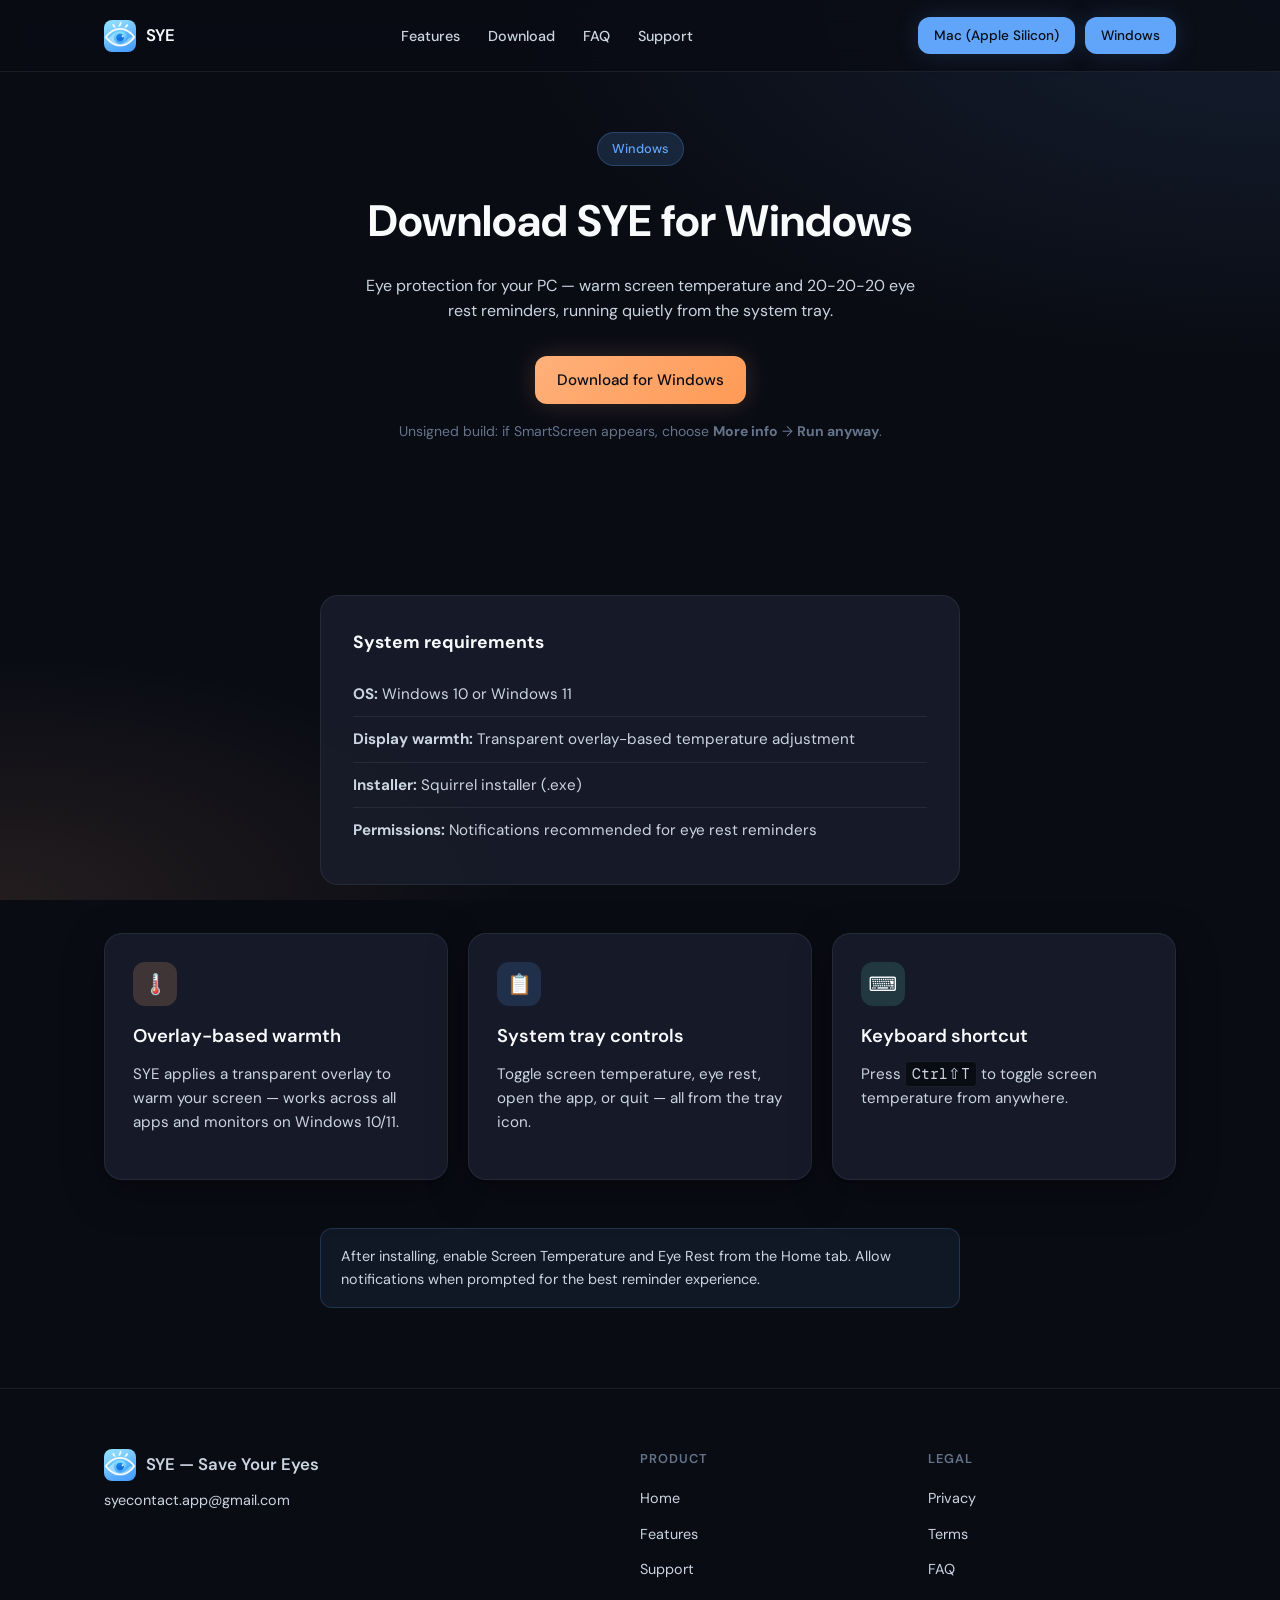
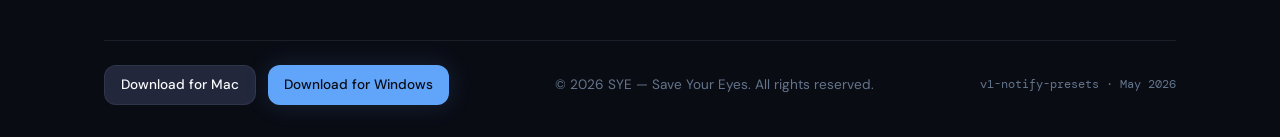
<file: desktop/windows/index.html>
<!DOCTYPE html>
<html lang="en">
<head>
  <meta charset="UTF-8">
  <meta name="viewport" content="width=device-width, initial-scale=1.0">
  <title>Download SYE for Windows — Save Your Eyes</title>
  <meta name="description" content="Download SYE for Windows 10/11. Overlay-based screen warmth, 20-20-20 eye rest reminders, and system tray controls.">
  <link rel="canonical" href="https://www.getsye.com/desktop/windows/">
  <link rel="preconnect" href="https://fonts.googleapis.com">
  <link rel="preconnect" href="https://fonts.gstatic.com" crossorigin>
  <link href="https://fonts.googleapis.com/css2?family=DM+Mono:wght@400&family=DM+Sans:wght@400;500;600&display=swap" rel="stylesheet">
  <link rel="icon" href="/assets/icon-32.png" sizes="32x32" type="image/png">
  <link rel="icon" href="/assets/icon-16.png" sizes="16x16" type="image/png">
  <link rel="apple-touch-icon" href="/assets/icon-180.png">
  <link rel="stylesheet" href="../../css/desktop.css">
</head>
<body>
  <header class="site-header">
    <div class="container header-inner">
      <a href="../index.html" class="logo">
        <img src="/assets/icon-180.png" alt="" class="logo-icon" width="32" height="32">
        SYE
      </a>
      <nav>
        <ul class="nav-links">
          <li><a href="../index.html#features">Features</a></li>
          <li><a href="../index.html#download">Download</a></li>
          <li><a href="../index.html#faq">FAQ</a></li>
          <li><a href="../index.html#faq">Support</a></li>
        </ul>
      </nav>
      <div class="header-cta">
        <a href="https://github.com/sye-saveyoureyes-app/SYE-Desktop/releases/download/v1.0.0/SYE-mac-1.0.0.dmg" class="btn btn-sm btn-primary">Mac (Apple Silicon)</a>
        <a href="index.html" class="btn btn-sm btn-primary">Windows</a>
      </div>
      <button class="menu-toggle" aria-label="Open menu" aria-expanded="false">
        <svg width="24" height="24" viewBox="0 0 24 24" fill="none" stroke="currentColor" stroke-width="2">
          <path d="M4 6h16M4 12h16M4 18h16"/>
        </svg>
      </button>
    </div>
    <div class="header-cta header-cta-mobile">
      <a href="https://github.com/sye-saveyoureyes-app/SYE-Desktop/releases/download/v1.0.0/SYE-mac-1.0.0.dmg" class="btn btn-secondary">Download for Mac (Apple Silicon)</a>
      <a href="index.html" class="btn btn-primary">Download for Windows</a>
    </div>
  </header>

  <main>
    <section class="platform-hero">
      <div class="container">
        <span class="hero-badge">Windows</span>
        <h1>Download SYE for Windows</h1>
        <p>Eye protection for your PC — warm screen temperature and 20-20-20 eye rest reminders, running quietly from the system tray.</p>
        <a href="https://github.com/sye-saveyoureyes-app/SYE-Desktop/releases/download/v1.0.2/SYE-windows-1.0.2.exe" class="btn btn-primary btn-warm">Download for Windows</a>
        <p class="download-note" style="margin-top:1rem;color:var(--text-muted);font-size:0.875rem;">Unsigned build: if SmartScreen appears, choose <strong>More info</strong> → <strong>Run anyway</strong>.</p>
      </div>
    </section>

    <section>
      <div class="container">
        <div class="requirements-card">
          <h2>System requirements</h2>
          <ul>
            <li><strong>OS:</strong> Windows 10 or Windows 11</li>
            <li><strong>Display warmth:</strong> Transparent overlay-based temperature adjustment</li>
            <li><strong>Installer:</strong> Squirrel installer (.exe)</li>
            <li><strong>Permissions:</strong> Notifications recommended for eye rest reminders</li>
          </ul>
        </div>

        <div class="features-grid">
          <article class="feature-card">
            <div class="feature-icon warm">🌡️</div>
            <h3>Overlay-based warmth</h3>
            <p>SYE applies a transparent overlay to warm your screen — works across all apps and monitors on Windows 10/11.</p>
          </article>
          <article class="feature-card">
            <div class="feature-icon blue">📋</div>
            <h3>System tray controls</h3>
            <p>Toggle screen temperature, eye rest, open the app, or quit — all from the tray icon.</p>
          </article>
          <article class="feature-card">
            <div class="feature-icon teal">⌨️</div>
            <h3>Keyboard shortcut</h3>
            <p>Press <kbd style="font-family: var(--font-mono); background: var(--bg-base); padding: 2px 6px; border-radius: 4px; border: 1px solid var(--border-subtle);">Ctrl⇧T</kbd> to toggle screen temperature from anywhere.</p>
          </article>
        </div>

        <div class="shortcut-hint" style="max-width: 640px; margin: 48px auto 0;">
          After installing, enable Screen Temperature and Eye Rest from the Home tab. Allow notifications when prompted for the best reminder experience.
        </div>
      </div>
    </section>
  </main>

  <footer class="site-footer">
    <div class="container">
      <div class="footer-grid">
        <div class="footer-brand">
          <a href="../index.html" class="logo">
            <img src="/assets/icon-180.png" alt="" class="logo-icon" width="32" height="32">
            SYE — Save Your Eyes
          </a>
          <p><a href="mailto:syecontact.app@gmail.com">syecontact.app@gmail.com</a></p>
        </div>
        <div class="footer-col">
          <h4>Product</h4>
          <ul>
            <li><a href="https://www.getsye.com/">Home</a></li>
            <li><a href="../index.html#features">Features</a></li>
            <li><a href="../index.html#faq">Support</a></li>
          </ul>
        </div>
        <div class="footer-col">
          <h4>Legal</h4>
          <ul>
            <li><a href="../privacy.html">Privacy</a></li>
            <li><a href="../terms.html">Terms</a></li>
            <li><a href="../index.html#faq">FAQ</a></li>
          </ul>
        </div>
      </div>
      <div class="footer-bottom">
        <div class="btn-group">
          <a href="https://github.com/sye-saveyoureyes-app/SYE-Desktop/releases/download/v1.0.0/SYE-mac-1.0.0.dmg" class="btn btn-sm btn-secondary">Download for Mac</a>
          <a href="index.html" class="btn btn-sm btn-primary">Download for Windows</a>
        </div>
        <span>© 2026 SYE — Save Your Eyes. All rights reserved.</span>
        <span class="version-stamp">v1-notify-presets · May 2026</span>
      </div>
    </div>
  </footer>

  <script src="../../js/main.js"></script>
</body>
</html>
</file>
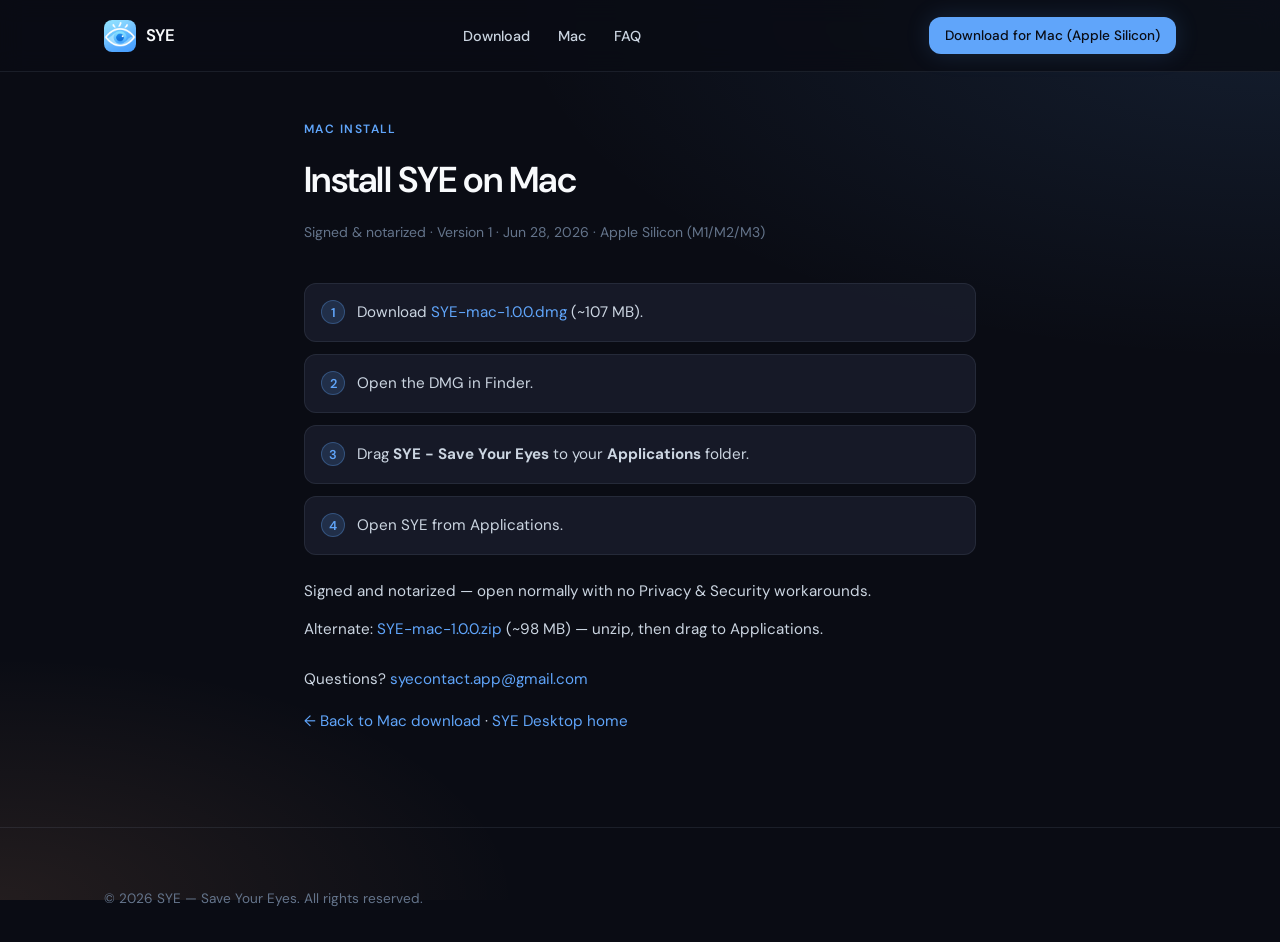
<file: desktop/mac-install.html>
<!DOCTYPE html>
<html lang="en">
<head>
  <meta charset="UTF-8">
  <meta name="viewport" content="width=device-width, initial-scale=1.0">
  <title>Install SYE on Mac — Save Your Eyes</title>
  <meta name="description" content="Install SYE Desktop v1.0.0 on Mac. Download the DMG, drag to Applications, and open.">
  <link rel="preconnect" href="https://fonts.googleapis.com">
  <link rel="preconnect" href="https://fonts.gstatic.com" crossorigin>
  <link href="https://fonts.googleapis.com/css2?family=DM+Mono:wght@400&family=DM+Sans:wght@400;500;600&display=swap" rel="stylesheet">
  <link rel="icon" href="/assets/icon-32.png" sizes="32x32" type="image/png">
  <link rel="icon" href="/assets/icon-16.png" sizes="16x16" type="image/png">
  <link rel="apple-touch-icon" href="/assets/icon-180.png">
  <link rel="stylesheet" href="../css/desktop.css">
</head>
<body>
  <header class="site-header">
    <div class="container header-inner">
      <a href="index.html" class="logo">
        <img src="/assets/icon-180.png" alt="" class="logo-icon" width="32" height="32">
        SYE
      </a>
      <nav>
        <ul class="nav-links">
          <li><a href="index.html#download">Download</a></li>
          <li><a href="mac/index.html">Mac</a></li>
          <li><a href="index.html#faq">FAQ</a></li>
        </ul>
      </nav>
      <div class="header-cta">
        <a href="https://github.com/sye-saveyoureyes-app/SYE-Desktop/releases/download/v1.0.0/SYE-mac-1.0.0.dmg" class="btn btn-sm btn-primary">Download for Mac (Apple Silicon)</a>
      </div>
      <button class="menu-toggle" aria-label="Open menu" aria-expanded="false">
        <svg width="24" height="24" viewBox="0 0 24 24" fill="none" stroke="currentColor" stroke-width="2">
          <path d="M4 6h16M4 12h16M4 18h16"/>
        </svg>
      </button>
    </div>
  </header>

  <main class="legal-page">
    <div class="container">
      <p class="section-label">Mac install</p>
      <h1>Install SYE on Mac</h1>
      <p class="legal-meta">Signed &amp; notarized · Version 1 · Jun 28, 2026 · Apple Silicon (M1/M2/M3)</p>

      <div class="legal-body">
        <ol class="install-steps">
          <li>Download <a href="https://github.com/sye-saveyoureyes-app/SYE-Desktop/releases/download/v1.0.0/SYE-mac-1.0.0.dmg">SYE-mac-1.0.0.dmg</a> (~107 MB).</li>
          <li>Open the DMG in Finder.</li>
          <li>Drag <strong>SYE - Save Your Eyes</strong> to your <strong>Applications</strong> folder.</li>
          <li>Open SYE from Applications.</li>
        </ol>

        <p>Signed and notarized — open normally with no Privacy &amp; Security workarounds.</p>
        <p>Alternate: <a href="/downloads/SYE-mac-1.0.0.zip">SYE-mac-1.0.0.zip</a> (~98 MB) — unzip, then drag to Applications.</p>

        <p style="margin-top: 24px;">Questions? <a href="mailto:syecontact.app@gmail.com">syecontact.app@gmail.com</a></p>
        <p style="margin-top: 16px;"><a href="mac/index.html">← Back to Mac download</a> · <a href="index.html">SYE Desktop home</a></p>
      </div>
    </div>
  </main>

  <footer class="site-footer">
    <div class="container">
      <div class="footer-bottom" style="border-top: none; padding-top: 0;">
        <span>© 2026 SYE — Save Your Eyes. All rights reserved.</span>
      </div>
    </div>
  </footer>

  <script src="../js/main.js"></script>
</body>
</html>
</file>
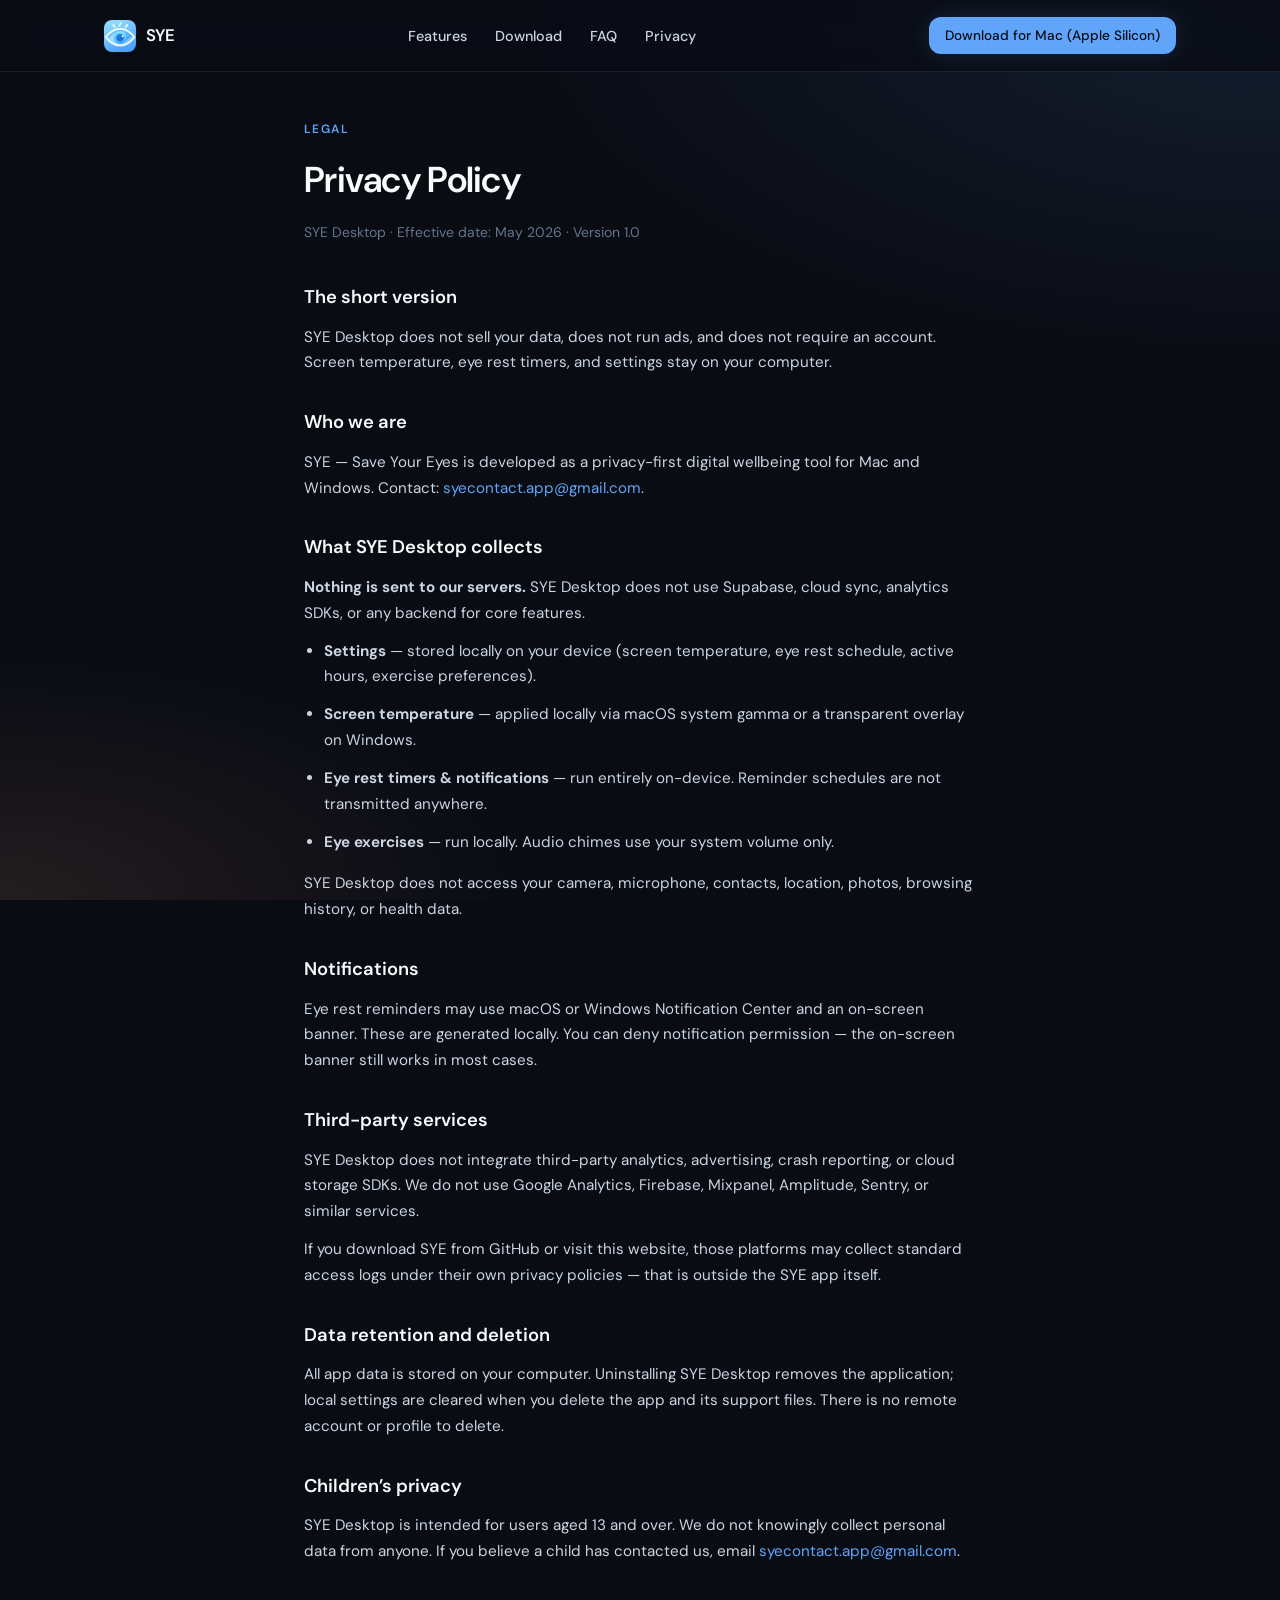
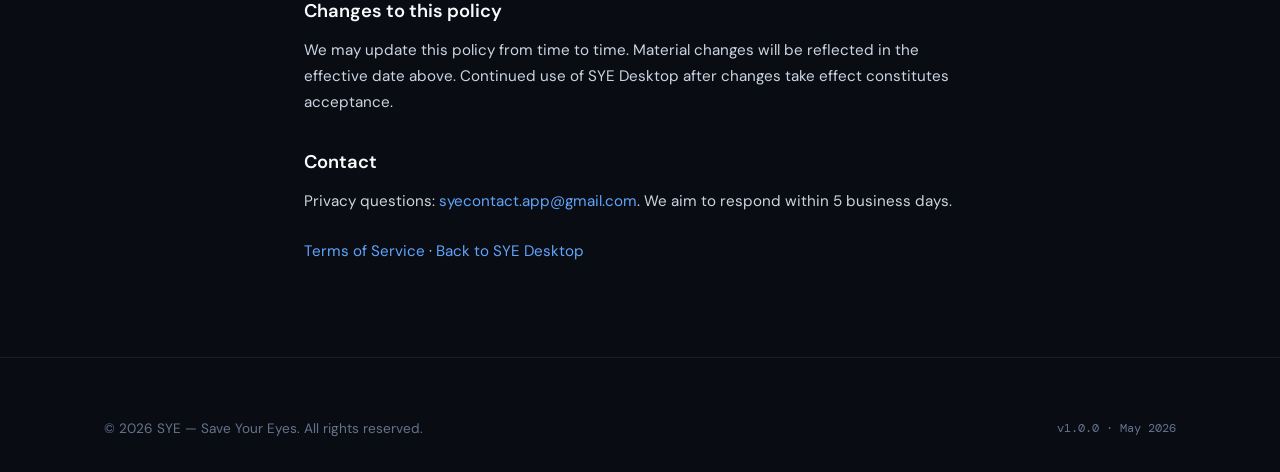
<file: desktop/privacy.html>
<!DOCTYPE html>
<html lang="en">
<head>
  <meta charset="UTF-8">
  <meta name="viewport" content="width=device-width, initial-scale=1.0">
  <title>Privacy Policy — SYE Desktop</title>
  <meta name="description" content="Privacy Policy for SYE Desktop for Mac and Windows. Local-first, no tracking, no account required.">
  <link rel="preconnect" href="https://fonts.googleapis.com">
  <link rel="preconnect" href="https://fonts.gstatic.com" crossorigin>
  <link href="https://fonts.googleapis.com/css2?family=DM+Mono:wght@400&family=DM+Sans:wght@400;500;600&display=swap" rel="stylesheet">
  <link rel="icon" href="/assets/icon-32.png" sizes="32x32" type="image/png">
  <link rel="icon" href="/assets/icon-16.png" sizes="16x16" type="image/png">
  <link rel="apple-touch-icon" href="/assets/icon-180.png">
  <link rel="stylesheet" href="../css/desktop.css">
</head>
<body>
  <header class="site-header">
    <div class="container header-inner">
      <a href="index.html" class="logo">
        <img src="/assets/icon-180.png" alt="" class="logo-icon" width="32" height="32">
        SYE
      </a>
      <nav>
        <ul class="nav-links">
          <li><a href="index.html#features">Features</a></li>
          <li><a href="index.html#download">Download</a></li>
          <li><a href="index.html#faq">FAQ</a></li>
          <li><a href="privacy.html">Privacy</a></li>
        </ul>
      </nav>
      <div class="header-cta">
        <a href="https://github.com/sye-saveyoureyes-app/SYE-Desktop/releases/download/v1.0.0/SYE-mac-1.0.0.dmg" class="btn btn-sm btn-primary">Download for Mac (Apple Silicon)</a>
      </div>
      <button class="menu-toggle" aria-label="Open menu" aria-expanded="false">
        <svg width="24" height="24" viewBox="0 0 24 24" fill="none" stroke="currentColor" stroke-width="2">
          <path d="M4 6h16M4 12h16M4 18h16"/>
        </svg>
      </button>
    </div>
  </header>

  <main class="legal-page">
    <div class="container">
      <p class="section-label">Legal</p>
      <h1>Privacy Policy</h1>
      <p class="legal-meta">SYE Desktop · Effective date: May 2026 · Version 1.0</p>

      <div class="legal-body">
        <h2>The short version</h2>
        <p>SYE Desktop does not sell your data, does not run ads, and does not require an account. Screen temperature, eye rest timers, and settings stay on your computer.</p>

        <h2>Who we are</h2>
        <p>SYE — Save Your Eyes is developed as a privacy-first digital wellbeing tool for Mac and Windows. Contact: <a href="mailto:syecontact.app@gmail.com">syecontact.app@gmail.com</a>.</p>

        <h2>What SYE Desktop collects</h2>
        <p><strong>Nothing is sent to our servers.</strong> SYE Desktop does not use Supabase, cloud sync, analytics SDKs, or any backend for core features.</p>
        <ul>
          <li><strong>Settings</strong> — stored locally on your device (screen temperature, eye rest schedule, active hours, exercise preferences).</li>
          <li><strong>Screen temperature</strong> — applied locally via macOS system gamma or a transparent overlay on Windows.</li>
          <li><strong>Eye rest timers &amp; notifications</strong> — run entirely on-device. Reminder schedules are not transmitted anywhere.</li>
          <li><strong>Eye exercises</strong> — run locally. Audio chimes use your system volume only.</li>
        </ul>
        <p>SYE Desktop does not access your camera, microphone, contacts, location, photos, browsing history, or health data.</p>

        <h2>Notifications</h2>
        <p>Eye rest reminders may use macOS or Windows Notification Center and an on-screen banner. These are generated locally. You can deny notification permission — the on-screen banner still works in most cases.</p>

        <h2>Third-party services</h2>
        <p>SYE Desktop does not integrate third-party analytics, advertising, crash reporting, or cloud storage SDKs. We do not use Google Analytics, Firebase, Mixpanel, Amplitude, Sentry, or similar services.</p>
        <p>If you download SYE from GitHub or visit this website, those platforms may collect standard access logs under their own privacy policies — that is outside the SYE app itself.</p>

        <h2>Data retention and deletion</h2>
        <p>All app data is stored on your computer. Uninstalling SYE Desktop removes the application; local settings are cleared when you delete the app and its support files. There is no remote account or profile to delete.</p>

        <h2>Children’s privacy</h2>
        <p>SYE Desktop is intended for users aged 13 and over. We do not knowingly collect personal data from anyone. If you believe a child has contacted us, email <a href="mailto:syecontact.app@gmail.com">syecontact.app@gmail.com</a>.</p>

        <h2>Changes to this policy</h2>
        <p>We may update this policy from time to time. Material changes will be reflected in the effective date above. Continued use of SYE Desktop after changes take effect constitutes acceptance.</p>

        <h2>Contact</h2>
        <p>Privacy questions: <a href="mailto:syecontact.app@gmail.com">syecontact.app@gmail.com</a>. We aim to respond within 5 business days.</p>
        <p style="margin-top: 24px;"><a href="terms.html">Terms of Service</a> · <a href="index.html">Back to SYE Desktop</a></p>
      </div>
    </div>
  </main>

  <footer class="site-footer">
    <div class="container">
      <div class="footer-bottom" style="border-top: none; padding-top: 0;">
        <span>© 2026 SYE — Save Your Eyes. All rights reserved.</span>
        <span class="version-stamp">v1.0.0 · May 2026</span>
      </div>
    </div>
  </footer>

  <script src="../js/main.js"></script>
</body>
</html>
</file>
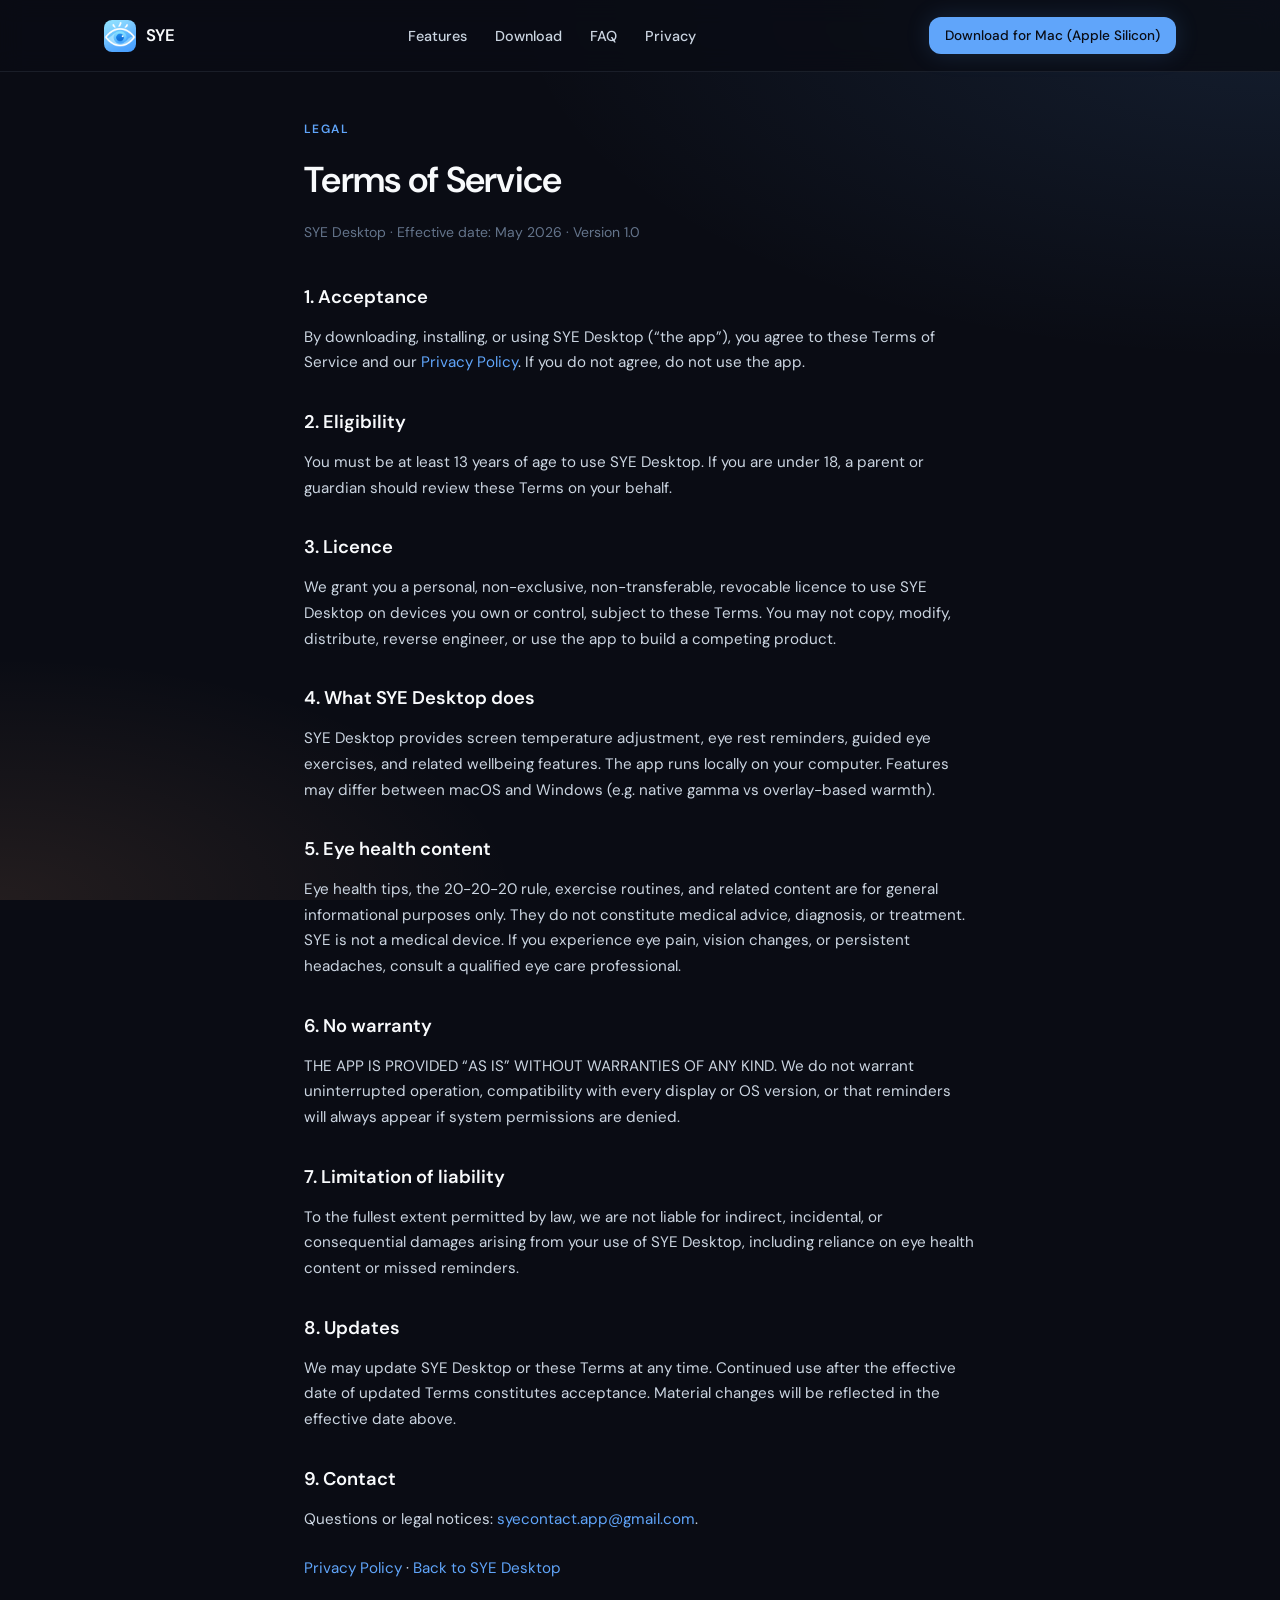
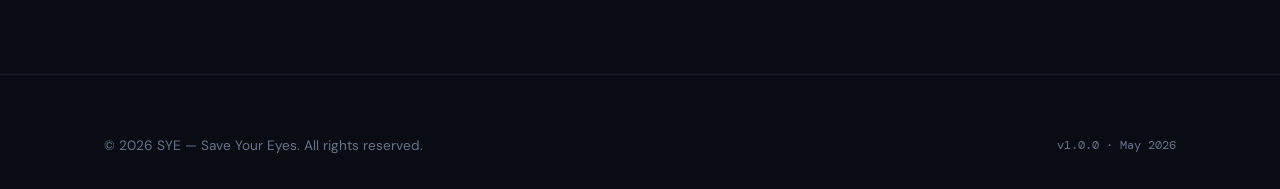
<file: desktop/terms.html>
<!DOCTYPE html>
<html lang="en">
<head>
  <meta charset="UTF-8">
  <meta name="viewport" content="width=device-width, initial-scale=1.0">
  <title>Terms of Service — SYE Desktop</title>
  <meta name="description" content="Terms of Service for SYE Desktop for Mac and Windows.">
  <link rel="preconnect" href="https://fonts.googleapis.com">
  <link rel="preconnect" href="https://fonts.gstatic.com" crossorigin>
  <link href="https://fonts.googleapis.com/css2?family=DM+Mono:wght@400&family=DM+Sans:wght@400;500;600&display=swap" rel="stylesheet">
  <link rel="icon" href="/assets/icon-32.png" sizes="32x32" type="image/png">
  <link rel="icon" href="/assets/icon-16.png" sizes="16x16" type="image/png">
  <link rel="apple-touch-icon" href="/assets/icon-180.png">
  <link rel="stylesheet" href="../css/desktop.css">
</head>
<body>
  <header class="site-header">
    <div class="container header-inner">
      <a href="index.html" class="logo">
        <img src="/assets/icon-180.png" alt="" class="logo-icon" width="32" height="32">
        SYE
      </a>
      <nav>
        <ul class="nav-links">
          <li><a href="index.html#features">Features</a></li>
          <li><a href="index.html#download">Download</a></li>
          <li><a href="index.html#faq">FAQ</a></li>
          <li><a href="privacy.html">Privacy</a></li>
        </ul>
      </nav>
      <div class="header-cta">
        <a href="https://github.com/sye-saveyoureyes-app/SYE-Desktop/releases/download/v1.0.0/SYE-mac-1.0.0.dmg" class="btn btn-sm btn-primary">Download for Mac (Apple Silicon)</a>
      </div>
      <button class="menu-toggle" aria-label="Open menu" aria-expanded="false">
        <svg width="24" height="24" viewBox="0 0 24 24" fill="none" stroke="currentColor" stroke-width="2">
          <path d="M4 6h16M4 12h16M4 18h16"/>
        </svg>
      </button>
    </div>
  </header>

  <main class="legal-page">
    <div class="container">
      <p class="section-label">Legal</p>
      <h1>Terms of Service</h1>
      <p class="legal-meta">SYE Desktop · Effective date: May 2026 · Version 1.0</p>

      <div class="legal-body">
        <h2>1. Acceptance</h2>
        <p>By downloading, installing, or using SYE Desktop (“the app”), you agree to these Terms of Service and our <a href="privacy.html">Privacy Policy</a>. If you do not agree, do not use the app.</p>

        <h2>2. Eligibility</h2>
        <p>You must be at least 13 years of age to use SYE Desktop. If you are under 18, a parent or guardian should review these Terms on your behalf.</p>

        <h2>3. Licence</h2>
        <p>We grant you a personal, non-exclusive, non-transferable, revocable licence to use SYE Desktop on devices you own or control, subject to these Terms. You may not copy, modify, distribute, reverse engineer, or use the app to build a competing product.</p>

        <h2>4. What SYE Desktop does</h2>
        <p>SYE Desktop provides screen temperature adjustment, eye rest reminders, guided eye exercises, and related wellbeing features. The app runs locally on your computer. Features may differ between macOS and Windows (e.g. native gamma vs overlay-based warmth).</p>

        <h2>5. Eye health content</h2>
        <p>Eye health tips, the 20-20-20 rule, exercise routines, and related content are for general informational purposes only. They do not constitute medical advice, diagnosis, or treatment. SYE is not a medical device. If you experience eye pain, vision changes, or persistent headaches, consult a qualified eye care professional.</p>

        <h2>6. No warranty</h2>
        <p>THE APP IS PROVIDED “AS IS” WITHOUT WARRANTIES OF ANY KIND. We do not warrant uninterrupted operation, compatibility with every display or OS version, or that reminders will always appear if system permissions are denied.</p>

        <h2>7. Limitation of liability</h2>
        <p>To the fullest extent permitted by law, we are not liable for indirect, incidental, or consequential damages arising from your use of SYE Desktop, including reliance on eye health content or missed reminders.</p>

        <h2>8. Updates</h2>
        <p>We may update SYE Desktop or these Terms at any time. Continued use after the effective date of updated Terms constitutes acceptance. Material changes will be reflected in the effective date above.</p>

        <h2>9. Contact</h2>
        <p>Questions or legal notices: <a href="mailto:syecontact.app@gmail.com">syecontact.app@gmail.com</a>.</p>
        <p style="margin-top: 24px;"><a href="privacy.html">Privacy Policy</a> · <a href="index.html">Back to SYE Desktop</a></p>
      </div>
    </div>
  </main>

  <footer class="site-footer">
    <div class="container">
      <div class="footer-bottom" style="border-top: none; padding-top: 0;">
        <span>© 2026 SYE — Save Your Eyes. All rights reserved.</span>
        <span class="version-stamp">v1.0.0 · May 2026</span>
      </div>
    </div>
  </footer>

  <script src="../js/main.js"></script>
</body>
</html>
</file>
<file: css/desktop.css>
/* SYE Desktop — design tokens from app UI */
:root {
  --bg-base: #0a0c14;
  --bg-surface: rgba(24, 28, 42, 0.92);
  --bg-elevated: rgba(36, 42, 62, 0.95);
  --accent-warm: #ffb07a;
  --accent-blue: #60a5fa;
  --accent-teal: #5eead4;
  --accent-violet: #a78bfa;
  --accent-glow: rgba(255, 176, 122, 0.18);
  --accent-blue-glow: rgba(96, 165, 250, 0.16);
  --text-primary: #f8fafc;
  --text-secondary: #cbd5e1;
  --text-muted: #64748b;
  --border-subtle: rgba(148, 163, 184, 0.12);
  --radius-card: 18px;
  --radius-btn: 12px;
  --shadow-card: 0 1px 2px rgba(0, 0, 0, 0.25), 0 12px 40px rgba(0, 0, 0, 0.35);
  --font-ui: "DM Sans", -apple-system, BlinkMacSystemFont, "Segoe UI", system-ui, sans-serif;
  --font-mono: "DM Mono", ui-monospace, monospace;
  --max-width: 1120px;
  --header-height: 72px;
}

*,
*::before,
*::after {
  box-sizing: border-box;
  margin: 0;
  padding: 0;
}

html {
  scroll-behavior: smooth;
}

body {
  font-family: var(--font-ui);
  font-size: 16px;
  line-height: 1.6;
  color: var(--text-primary);
  background:
    radial-gradient(ellipse 120% 80% at 100% 0%, rgba(96, 165, 250, 0.12), transparent 50%),
    radial-gradient(ellipse 90% 60% at 0% 100%, rgba(255, 176, 122, 0.1), transparent 45%),
    var(--bg-base);
  background-attachment: fixed;
  min-height: 100vh;
  -webkit-font-smoothing: antialiased;
}

a {
  color: var(--accent-blue);
  text-decoration: none;
  transition: color 0.2s ease;
}

a:hover {
  color: #93c5fd;
}

img {
  max-width: 100%;
  height: auto;
  display: block;
}

.container {
  width: 100%;
  max-width: var(--max-width);
  margin: 0 auto;
  padding: 0 24px;
}

/* Header */
.site-header {
  position: sticky;
  top: 0;
  z-index: 100;
  height: var(--header-height);
  background: rgba(10, 12, 20, 0.85);
  backdrop-filter: blur(12px);
  -webkit-backdrop-filter: blur(12px);
  border-bottom: 1px solid var(--border-subtle);
}

.header-inner {
  display: flex;
  align-items: center;
  justify-content: space-between;
  height: 100%;
  gap: 24px;
}

.logo {
  display: flex;
  align-items: center;
  gap: 10px;
  color: var(--text-primary);
  font-weight: 600;
  font-size: 1.05rem;
}

.logo:hover {
  color: var(--text-primary);
}

.logo-icon {
  width: 32px;
  height: 32px;
  border-radius: 8px;
  object-fit: contain;
}

.nav-links {
  display: flex;
  align-items: center;
  gap: 28px;
  list-style: none;
}

.nav-links a {
  color: var(--text-secondary);
  font-size: 0.9rem;
  font-weight: 500;
}

.nav-links a:hover {
  color: var(--text-primary);
}

.header-cta {
  display: flex;
  gap: 10px;
}

.header-cta-mobile {
  display: none;
}

.menu-toggle {
  display: none;
  background: none;
  border: none;
  color: var(--text-primary);
  cursor: pointer;
  padding: 8px;
}

/* Buttons */
.btn {
  display: inline-flex;
  align-items: center;
  justify-content: center;
  gap: 8px;
  padding: 12px 22px;
  border-radius: var(--radius-btn);
  font-family: var(--font-ui);
  font-size: 0.95rem;
  font-weight: 500;
  border: none;
  cursor: pointer;
  transition: transform 0.15s ease, box-shadow 0.2s ease, background 0.2s ease;
  text-decoration: none;
  white-space: nowrap;
}

.btn:hover {
  transform: translateY(-1px);
}

.btn-primary {
  background: var(--accent-blue);
  color: #0a0c14;
  box-shadow: 0 0 24px var(--accent-blue-glow);
}

.btn-primary:hover {
  color: #0a0c14;
  background: #93c5fd;
}

.btn-secondary {
  background: var(--bg-elevated);
  color: var(--text-primary);
  border: 1px solid var(--border-subtle);
}

.btn-secondary:hover {
  color: var(--text-primary);
  background: rgba(48, 54, 78, 0.95);
}

.btn-warm {
  background: linear-gradient(135deg, var(--accent-warm), #ff9a56);
  color: #0a0c14;
  box-shadow: 0 0 24px var(--accent-glow);
}

.btn-warm:hover {
  color: #0a0c14;
}

.btn-sm {
  padding: 8px 16px;
  font-size: 0.85rem;
}

.btn-group {
  display: flex;
  flex-wrap: wrap;
  gap: 12px;
}

/* Hero */
.hero {
  padding: 80px 0 100px;
}

.hero-grid {
  display: grid;
  grid-template-columns: 1fr 1fr;
  gap: 48px;
  align-items: center;
}

.hero-badge {
  display: inline-flex;
  align-items: center;
  gap: 8px;
  padding: 6px 14px;
  border-radius: 999px;
  background: var(--accent-blue-glow);
  border: 1px solid rgba(96, 165, 250, 0.25);
  color: var(--accent-blue);
  font-size: 0.8rem;
  font-weight: 500;
  margin-bottom: 20px;
}

.hero h1 {
  font-size: clamp(2.25rem, 5vw, 3.25rem);
  font-weight: 600;
  line-height: 1.15;
  letter-spacing: -0.02em;
  margin-bottom: 20px;
}

.hero-sub {
  font-size: 1.15rem;
  color: var(--text-secondary);
  max-width: 520px;
  margin-bottom: 32px;
}

.hero-links {
  display: flex;
  flex-wrap: wrap;
  gap: 20px;
  margin-top: 20px;
}

.hero-links a {
  font-size: 0.9rem;
  color: var(--text-muted);
}

.hero-links a:hover {
  color: var(--accent-blue);
}

.hero-visual {
  position: relative;
}

.app-mockup {
  background: var(--bg-surface);
  border: 1px solid var(--border-subtle);
  border-radius: var(--radius-card);
  box-shadow: var(--shadow-card);
  overflow: hidden;
}

.mockup-titlebar {
  display: flex;
  align-items: center;
  gap: 8px;
  padding: 14px 16px;
  background: var(--bg-elevated);
  border-bottom: 1px solid var(--border-subtle);
}

.mockup-dot {
  width: 10px;
  height: 10px;
  border-radius: 50%;
}

.mockup-dot.red { background: #ff5f57; }
.mockup-dot.yellow { background: #febc2e; }
.mockup-dot.green { background: #28c840; }

.mockup-body {
  padding: 24px;
}

.mockup-tabs {
  display: flex;
  gap: 8px;
  margin-bottom: 20px;
}

.mockup-tab {
  padding: 8px 14px;
  border-radius: 8px;
  font-size: 0.8rem;
  color: var(--text-muted);
  background: transparent;
}

.mockup-tab.active {
  background: var(--accent-blue-glow);
  color: var(--accent-blue);
}

.temp-presets {
  display: grid;
  grid-template-columns: repeat(3, 1fr);
  gap: 10px;
  margin-bottom: 20px;
}

.preset-card {
  padding: 14px 10px;
  border-radius: 12px;
  text-align: center;
  border: 1px solid var(--border-subtle);
  background: rgba(255, 255, 255, 0.02);
}

.preset-card.active {
  border-color: rgba(255, 176, 122, 0.4);
  background: var(--accent-glow);
}

.preset-card .label {
  font-size: 0.75rem;
  color: var(--text-muted);
  margin-bottom: 4px;
}

.preset-card .value {
  font-family: var(--font-mono);
  font-size: 0.85rem;
  color: var(--accent-warm);
}

.slider-row {
  margin-bottom: 16px;
}

.slider-label {
  display: flex;
  justify-content: space-between;
  font-size: 0.8rem;
  color: var(--text-secondary);
  margin-bottom: 8px;
}

.slider-track {
  height: 6px;
  border-radius: 3px;
  background: linear-gradient(90deg, #ffb07a, #60a5fa);
  position: relative;
}

.slider-thumb {
  position: absolute;
  top: 50%;
  left: 55%;
  transform: translate(-50%, -50%);
  width: 16px;
  height: 16px;
  border-radius: 50%;
  background: var(--text-primary);
  box-shadow: 0 2px 8px rgba(0, 0, 0, 0.4);
}

.timer-row {
  display: flex;
  align-items: center;
  justify-content: space-between;
  padding: 14px 16px;
  border-radius: 12px;
  background: var(--bg-elevated);
  border: 1px solid var(--border-subtle);
}

.timer-row .timer-label {
  font-size: 0.85rem;
  color: var(--text-secondary);
}

.timer-row .timer-value {
  font-family: var(--font-mono);
  font-size: 1.1rem;
  color: var(--accent-teal);
}

/* Sections */
section {
  padding: 80px 0;
}

.section-label {
  font-size: 0.75rem;
  font-weight: 600;
  letter-spacing: 0.12em;
  text-transform: uppercase;
  color: var(--accent-blue);
  margin-bottom: 12px;
}

.section-title {
  font-size: clamp(1.75rem, 3.5vw, 2.25rem);
  font-weight: 600;
  letter-spacing: -0.02em;
  margin-bottom: 16px;
}

.section-desc {
  color: var(--text-secondary);
  max-width: 600px;
  margin-bottom: 48px;
}

/* Feature cards */
.features-grid {
  display: grid;
  grid-template-columns: repeat(auto-fit, minmax(300px, 1fr));
  gap: 20px;
}

.feature-card {
  background: var(--bg-surface);
  border: 1px solid var(--border-subtle);
  border-radius: var(--radius-card);
  padding: 28px;
  box-shadow: var(--shadow-card);
  transition: border-color 0.2s ease;
}

.feature-card:hover {
  border-color: rgba(96, 165, 250, 0.25);
}

.feature-icon {
  width: 44px;
  height: 44px;
  border-radius: 12px;
  display: flex;
  align-items: center;
  justify-content: center;
  font-size: 1.25rem;
  margin-bottom: 16px;
}

.feature-icon.warm { background: var(--accent-glow); }
.feature-icon.blue { background: var(--accent-blue-glow); }
.feature-icon.teal { background: rgba(94, 234, 212, 0.15); }
.feature-icon.violet { background: rgba(167, 139, 250, 0.15); }

.feature-card h3 {
  font-size: 1.15rem;
  font-weight: 600;
  margin-bottom: 10px;
}

.feature-card p {
  color: var(--text-secondary);
  font-size: 0.95rem;
  margin-bottom: 16px;
}

.feature-list {
  list-style: none;
  display: flex;
  flex-direction: column;
  gap: 8px;
}

.feature-list li {
  font-size: 0.875rem;
  color: var(--text-muted);
  padding-left: 18px;
  position: relative;
}

.feature-list li::before {
  content: "";
  position: absolute;
  left: 0;
  top: 8px;
  width: 6px;
  height: 6px;
  border-radius: 50%;
  background: var(--accent-blue);
}

/* Preset table */
.preset-table-wrap {
  overflow-x: auto;
  border-radius: var(--radius-card);
  border: 1px solid var(--border-subtle);
  background: var(--bg-surface);
}

.preset-table {
  width: 100%;
  border-collapse: collapse;
  font-size: 0.9rem;
}

.preset-table th,
.preset-table td {
  padding: 14px 20px;
  text-align: left;
  border-bottom: 1px solid var(--border-subtle);
}

.preset-table th {
  background: var(--bg-elevated);
  color: var(--text-secondary);
  font-weight: 500;
  font-size: 0.8rem;
  text-transform: uppercase;
  letter-spacing: 0.06em;
}

.preset-table td {
  color: var(--text-secondary);
}

.preset-table td:first-child {
  color: var(--text-primary);
  font-weight: 500;
}

.preset-table tr:last-child td {
  border-bottom: none;
}

.preset-table .kelvin {
  font-family: var(--font-mono);
  color: var(--accent-warm);
}

/* How it works */
.steps {
  display: grid;
  grid-template-columns: repeat(4, 1fr);
  gap: 24px;
}

.step {
  text-align: center;
}

.step-num {
  width: 40px;
  height: 40px;
  border-radius: 50%;
  background: var(--accent-blue-glow);
  border: 1px solid rgba(96, 165, 250, 0.3);
  color: var(--accent-blue);
  font-weight: 600;
  display: flex;
  align-items: center;
  justify-content: center;
  margin: 0 auto 16px;
}

.step h3 {
  font-size: 1rem;
  margin-bottom: 8px;
}

.step p {
  font-size: 0.875rem;
  color: var(--text-muted);
}

/* Privacy block */
.privacy-grid {
  display: grid;
  grid-template-columns: 1fr 1fr;
  gap: 32px;
  align-items: start;
}

.privacy-list {
  list-style: none;
  display: flex;
  flex-direction: column;
  gap: 12px;
}

.privacy-list li {
  display: flex;
  align-items: flex-start;
  gap: 12px;
  color: var(--text-secondary);
  font-size: 0.95rem;
}

.privacy-list li::before {
  content: "✓";
  color: var(--accent-teal);
  font-weight: 600;
  flex-shrink: 0;
}

.privacy-note {
  padding: 20px;
  border-radius: var(--radius-card);
  background: var(--bg-surface);
  border: 1px solid var(--border-subtle);
  font-size: 0.875rem;
  color: var(--text-muted);
}

.privacy-note a {
  color: var(--accent-blue);
}

/* FAQ */
.faq-list {
  max-width: 720px;
  display: flex;
  flex-direction: column;
  gap: 8px;
}

.faq-item {
  border: 1px solid var(--border-subtle);
  border-radius: var(--radius-btn);
  background: var(--bg-surface);
  overflow: hidden;
}

.faq-question {
  width: 100%;
  display: flex;
  align-items: center;
  justify-content: space-between;
  gap: 16px;
  padding: 18px 20px;
  background: none;
  border: none;
  color: var(--text-primary);
  font-family: var(--font-ui);
  font-size: 0.95rem;
  font-weight: 500;
  text-align: left;
  cursor: pointer;
}

.faq-question:hover {
  background: rgba(255, 255, 255, 0.02);
}

.faq-icon {
  font-size: 1.25rem;
  color: var(--text-muted);
  transition: transform 0.2s ease;
  flex-shrink: 0;
}

.faq-item.open .faq-icon {
  transform: rotate(45deg);
}

.faq-answer {
  display: none;
  padding: 0 20px 18px;
  color: var(--text-secondary);
  font-size: 0.9rem;
  line-height: 1.65;
}

.faq-item.open .faq-answer {
  display: block;
}

/* Download section */
.download-section {
  background: var(--bg-surface);
  border-top: 1px solid var(--border-subtle);
  border-bottom: 1px solid var(--border-subtle);
}

.download-cards {
  display: grid;
  grid-template-columns: 1fr 1fr;
  gap: 24px;
}

.download-card {
  padding: 32px;
  border-radius: var(--radius-card);
  border: 1px solid var(--border-subtle);
  background: var(--bg-elevated);
}

.download-card h3 {
  display: flex;
  align-items: center;
  gap: 10px;
  font-size: 1.25rem;
  margin-bottom: 12px;
}

.download-card ul {
  list-style: none;
  margin-bottom: 24px;
}

.download-card li {
  font-size: 0.9rem;
  color: var(--text-secondary);
  padding: 6px 0;
  padding-left: 16px;
  position: relative;
}

.download-card li::before {
  content: "·";
  position: absolute;
  left: 0;
  color: var(--accent-blue);
}

.shortcut-hint {
  margin-top: 32px;
  padding: 16px 20px;
  border-radius: var(--radius-btn);
  background: rgba(96, 165, 250, 0.08);
  border: 1px solid rgba(96, 165, 250, 0.2);
  font-size: 0.9rem;
  color: var(--text-secondary);
}

.shortcut-hint kbd {
  font-family: var(--font-mono);
  background: var(--bg-base);
  padding: 3px 8px;
  border-radius: 6px;
  border: 1px solid var(--border-subtle);
  color: var(--text-primary);
  font-size: 0.85rem;
}

/* Platform page */
.platform-hero {
  padding: 60px 0 40px;
  text-align: center;
}

.platform-hero h1 {
  font-size: clamp(2rem, 4vw, 2.75rem);
  margin-bottom: 16px;
}

.platform-hero p {
  color: var(--text-secondary);
  max-width: 560px;
  margin: 0 auto 32px;
}

.requirements-card {
  max-width: 640px;
  margin: 0 auto 48px;
  padding: 32px;
  background: var(--bg-surface);
  border: 1px solid var(--border-subtle);
  border-radius: var(--radius-card);
  text-align: left;
}

.requirements-card h2 {
  font-size: 1.1rem;
  margin-bottom: 16px;
}

.requirements-card ul {
  list-style: none;
}

.requirements-card li {
  padding: 10px 0;
  border-bottom: 1px solid var(--border-subtle);
  color: var(--text-secondary);
  font-size: 0.95rem;
}

.requirements-card li:last-child {
  border-bottom: none;
}

.coming-soon-badge {
  display: inline-block;
  padding: 4px 10px;
  border-radius: 6px;
  background: rgba(167, 139, 250, 0.15);
  color: var(--accent-violet);
  font-size: 0.75rem;
  font-weight: 500;
  margin-left: 8px;
  vertical-align: middle;
}

.btn-unavailable {
  pointer-events: none;
  opacity: 0.55;
  cursor: default;
}

/* Footer */
.site-footer {
  padding: 60px 0 32px;
  border-top: 1px solid var(--border-subtle);
}

.footer-grid {
  display: grid;
  grid-template-columns: 2fr 1fr 1fr;
  gap: 40px;
  margin-bottom: 48px;
}

.footer-brand p {
  color: var(--text-muted);
  font-size: 0.9rem;
  margin-top: 8px;
}

.footer-brand a {
  color: var(--text-secondary);
}

.footer-col h4 {
  font-size: 0.8rem;
  font-weight: 600;
  text-transform: uppercase;
  letter-spacing: 0.08em;
  color: var(--text-muted);
  margin-bottom: 16px;
}

.footer-col ul {
  list-style: none;
}

.footer-col li {
  margin-bottom: 10px;
}

.footer-col a {
  color: var(--text-secondary);
  font-size: 0.9rem;
}

.footer-col a:hover {
  color: var(--text-primary);
}

.footer-bottom {
  display: flex;
  flex-wrap: wrap;
  align-items: center;
  justify-content: space-between;
  gap: 16px;
  padding-top: 24px;
  border-top: 1px solid var(--border-subtle);
  font-size: 0.85rem;
  color: var(--text-muted);
}

.version-stamp {
  font-family: var(--font-mono);
  font-size: 0.75rem;
}

/* Mobile nav */
@media (max-width: 900px) {
  .hero-grid {
    grid-template-columns: 1fr;
  }

  .hero-visual {
    order: -1;
  }

  .steps {
    grid-template-columns: 1fr 1fr;
  }

  .privacy-grid {
    grid-template-columns: 1fr;
  }

  .download-cards {
    grid-template-columns: 1fr;
  }

  .footer-grid {
    grid-template-columns: 1fr 1fr;
  }
}

@media (max-width: 768px) {
  .nav-links,
  .header-cta {
    display: none;
  }

  .nav-links.open {
    display: flex;
    flex-direction: column;
    position: absolute;
    top: var(--header-height);
    left: 0;
    right: 0;
    background: rgba(10, 12, 20, 0.98);
    padding: 24px;
    border-bottom: 1px solid var(--border-subtle);
    gap: 16px;
  }

  .header-cta.mobile-visible {
    display: flex;
    flex-direction: column;
    width: 100%;
    padding: 0 24px 24px;
    background: rgba(10, 12, 20, 0.98);
  }

  .menu-toggle {
    display: block;
  }

  .site-header {
    position: relative;
  }

  .steps {
    grid-template-columns: 1fr;
  }

  .footer-grid {
    grid-template-columns: 1fr;
  }

  .hero {
    padding: 48px 0 64px;
  }

  section {
    padding: 56px 0;
  }
}

/* Legal pages */
.legal-page {
  padding: 48px 0 80px;
}

.legal-page .container {
  max-width: 720px;
}

.legal-page h1 {
  font-size: clamp(1.75rem, 3.5vw, 2.25rem);
  font-weight: 600;
  letter-spacing: -0.02em;
  margin-bottom: 12px;
}

.legal-meta {
  color: var(--text-muted);
  font-size: 0.875rem;
  margin-bottom: 40px;
}

.legal-body h2 {
  font-size: 1.15rem;
  font-weight: 600;
  margin: 32px 0 12px;
  color: var(--text-primary);
}

.legal-body p,
.legal-body li {
  color: var(--text-secondary);
  font-size: 0.95rem;
  line-height: 1.7;
  margin-bottom: 12px;
}

.legal-body ul {
  margin: 0 0 16px 20px;
}

.legal-body a {
  color: var(--accent-blue);
}

.install-note {
  margin-top: 16px;
  padding: 14px 18px;
  border-radius: var(--radius-btn);
  background: rgba(96, 165, 250, 0.08);
  border: 1px solid rgba(96, 165, 250, 0.2);
  color: var(--text-secondary);
  font-size: 0.9rem;
  max-width: 520px;
}

.install-note strong {
  color: var(--text-primary);
}

.install-note a {
  color: var(--accent-blue);
}

.install-warning {
  margin-top: 16px;
  padding: 14px 18px;
  border-radius: var(--radius-btn);
  background: rgba(255, 176, 122, 0.1);
  border: 1px solid rgba(255, 176, 122, 0.35);
  color: var(--text-secondary);
  font-size: 0.9rem;
  max-width: 640px;
}

.install-warning strong {
  color: var(--accent-warm);
}

.install-steps {
  counter-reset: step;
  list-style: none;
  margin: 24px 0;
  padding: 0;
}

.install-steps li {
  counter-increment: step;
  position: relative;
  padding: 16px 16px 16px 52px;
  margin-bottom: 12px;
  background: var(--bg-surface);
  border: 1px solid var(--border-subtle);
  border-radius: var(--radius-btn);
  color: var(--text-secondary);
  font-size: 0.95rem;
  line-height: 1.65;
}

.install-steps li::before {
  content: counter(step);
  position: absolute;
  left: 16px;
  top: 16px;
  width: 24px;
  height: 24px;
  border-radius: 50%;
  background: var(--accent-blue-glow);
  border: 1px solid rgba(96, 165, 250, 0.3);
  color: var(--accent-blue);
  font-size: 0.8rem;
  font-weight: 600;
  display: flex;
  align-items: center;
  justify-content: center;
}

.install-steps code,
.legal-body code {
  font-family: var(--font-mono);
  font-size: 0.85rem;
  background: var(--bg-base);
  padding: 2px 6px;
  border-radius: 4px;
  border: 1px solid var(--border-subtle);
  color: var(--text-primary);
}

.install-steps pre {
  margin-top: 10px;
  padding: 12px 14px;
  border-radius: 8px;
  background: var(--bg-base);
  border: 1px solid var(--border-subtle);
  overflow-x: auto;
}

.install-steps pre code {
  display: block;
  padding: 0;
  border: none;
  background: none;
  white-space: pre-wrap;
  word-break: break-all;
}
</file>
